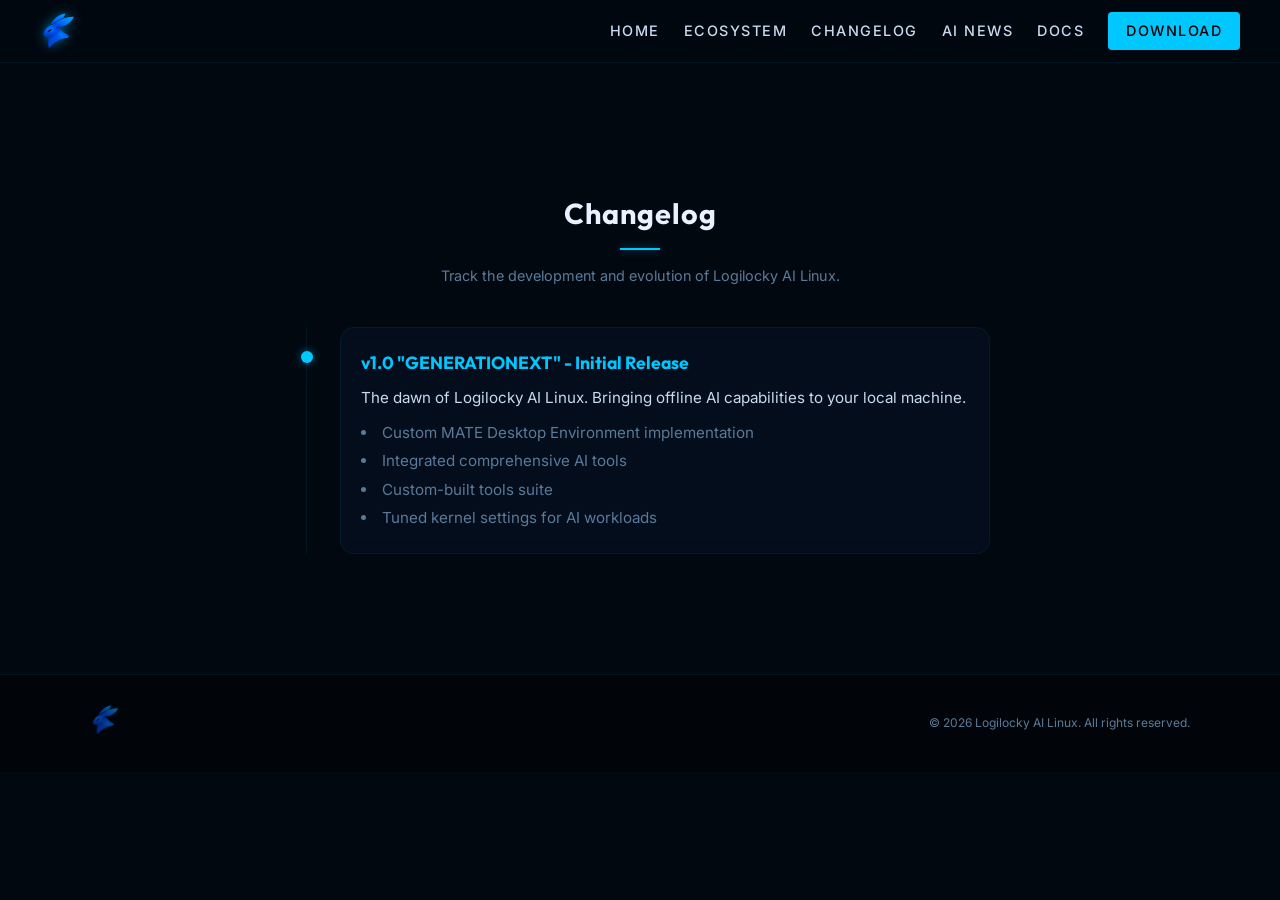
<file: changelog.html>
<!DOCTYPE html>
<html lang="en">

<head>
    <meta charset="UTF-8">
    <meta name="viewport" content="width=device-width, initial-scale=1.0">
    <title>Changelog - Logilocky AI Linux</title>
    <link rel="stylesheet" href="style.css">
    <link
        href="https://fonts.googleapis.com/css2?family=Inter:wght@300;400;600;800&family=Outfit:wght@400;700;900&display=swap"
        rel="stylesheet">
    <link rel="icon" type="image/png" href="Assets/logo.png">
    <link rel="stylesheet" href="https://cdnjs.cloudflare.com/ajax/libs/font-awesome/6.4.0/css/all.min.css">
</head>

<body>
    <nav id="navbar" class="scrolled">
        <div class="logo">
            <img src="Assets/logo.png" alt="Logilocky AI Logo">
        </div>
        <div class="nav-links" id="navLinks">
            <a href="index.html">Home</a>
            <a href="ecosystem.html">Ecosystem</a>
            <a href="changelog.html">Changelog</a>
            <a href="news.html">AI News</a>
            <a href="docs.html">Docs</a>
            <a href="download.html" class="btn-primary">Download</a>
        </div>
        <div class="hamburger" id="hamburger">
            <i class="fas fa-bars"></i>
        </div>
    </nav>

    <section class="section" style="margin-top: 100px;">
        <div class="container">
            <h1 class="section-title">Changelog</h1>
            <p class="section-subtitle">Track the development and evolution of Logilocky AI Linux.</p>

            <div class="timeline">
                <div class="timeline-item">
                    <div class="timeline-dot"></div>
                    <div class="timeline-content glass-panel">
                        <h3>v1.0 "GENERATIONEXT" - Initial Release</h3>
                        <p>The dawn of Logilocky AI Linux. Bringing offline AI capabilities to your local machine.</p>
                        <ul>
                            <li>Custom MATE Desktop Environment implementation</li>
                            <li>Integrated comprehensive AI tools</li>
                            <li>Custom-built tools suite</li>
                            <li>Tuned kernel settings for AI workloads</li>
                        </ul>
                    </div>
                </div>
            </div>
        </div>
    </section>

    <footer>
        <div class="container footer-content">
            <div class="footer-logo">
                <img src="Assets/logo.png" alt="Logilocky AI Logo" style="height: 30px;">
            </div>
            <p>&copy; 2026 Logilocky AI Linux. All rights reserved.</p>
        </div>
    </footer>

    <script src="script.js"></script>
</body>

</html>
</file>
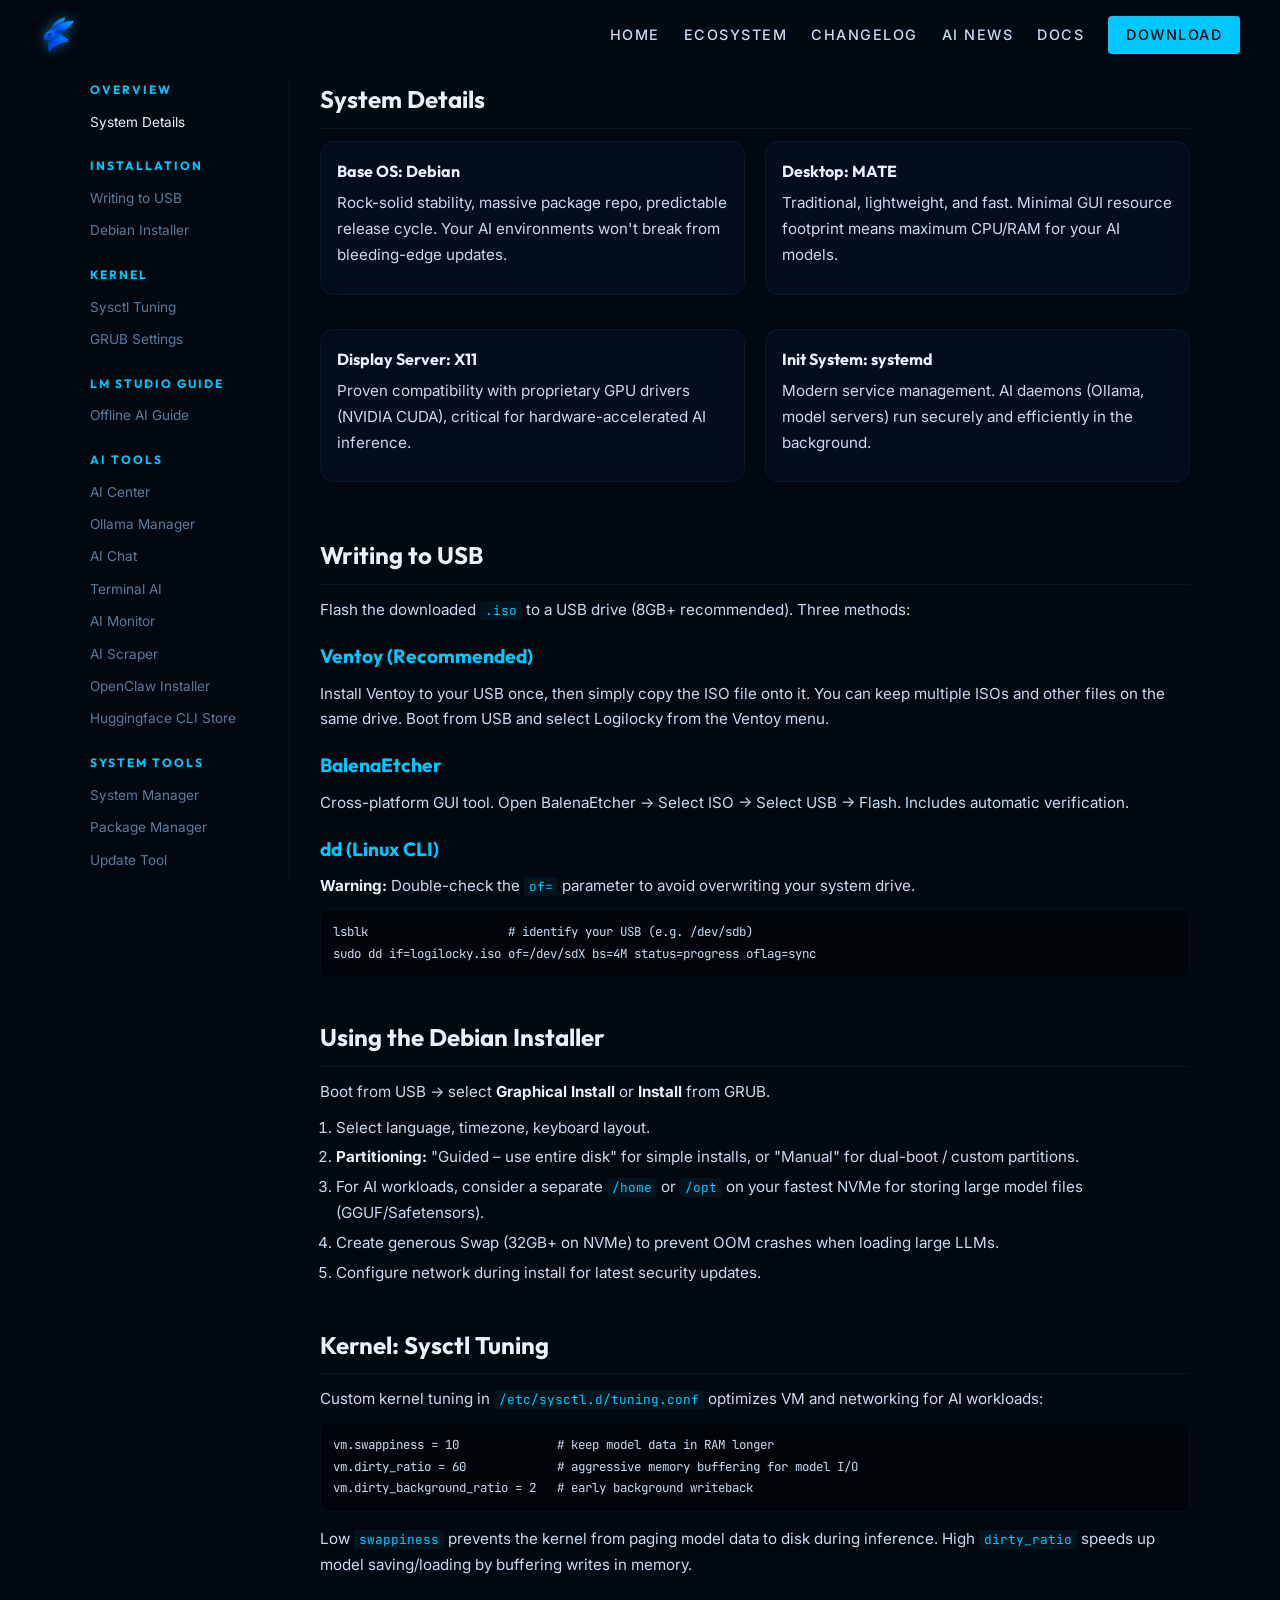
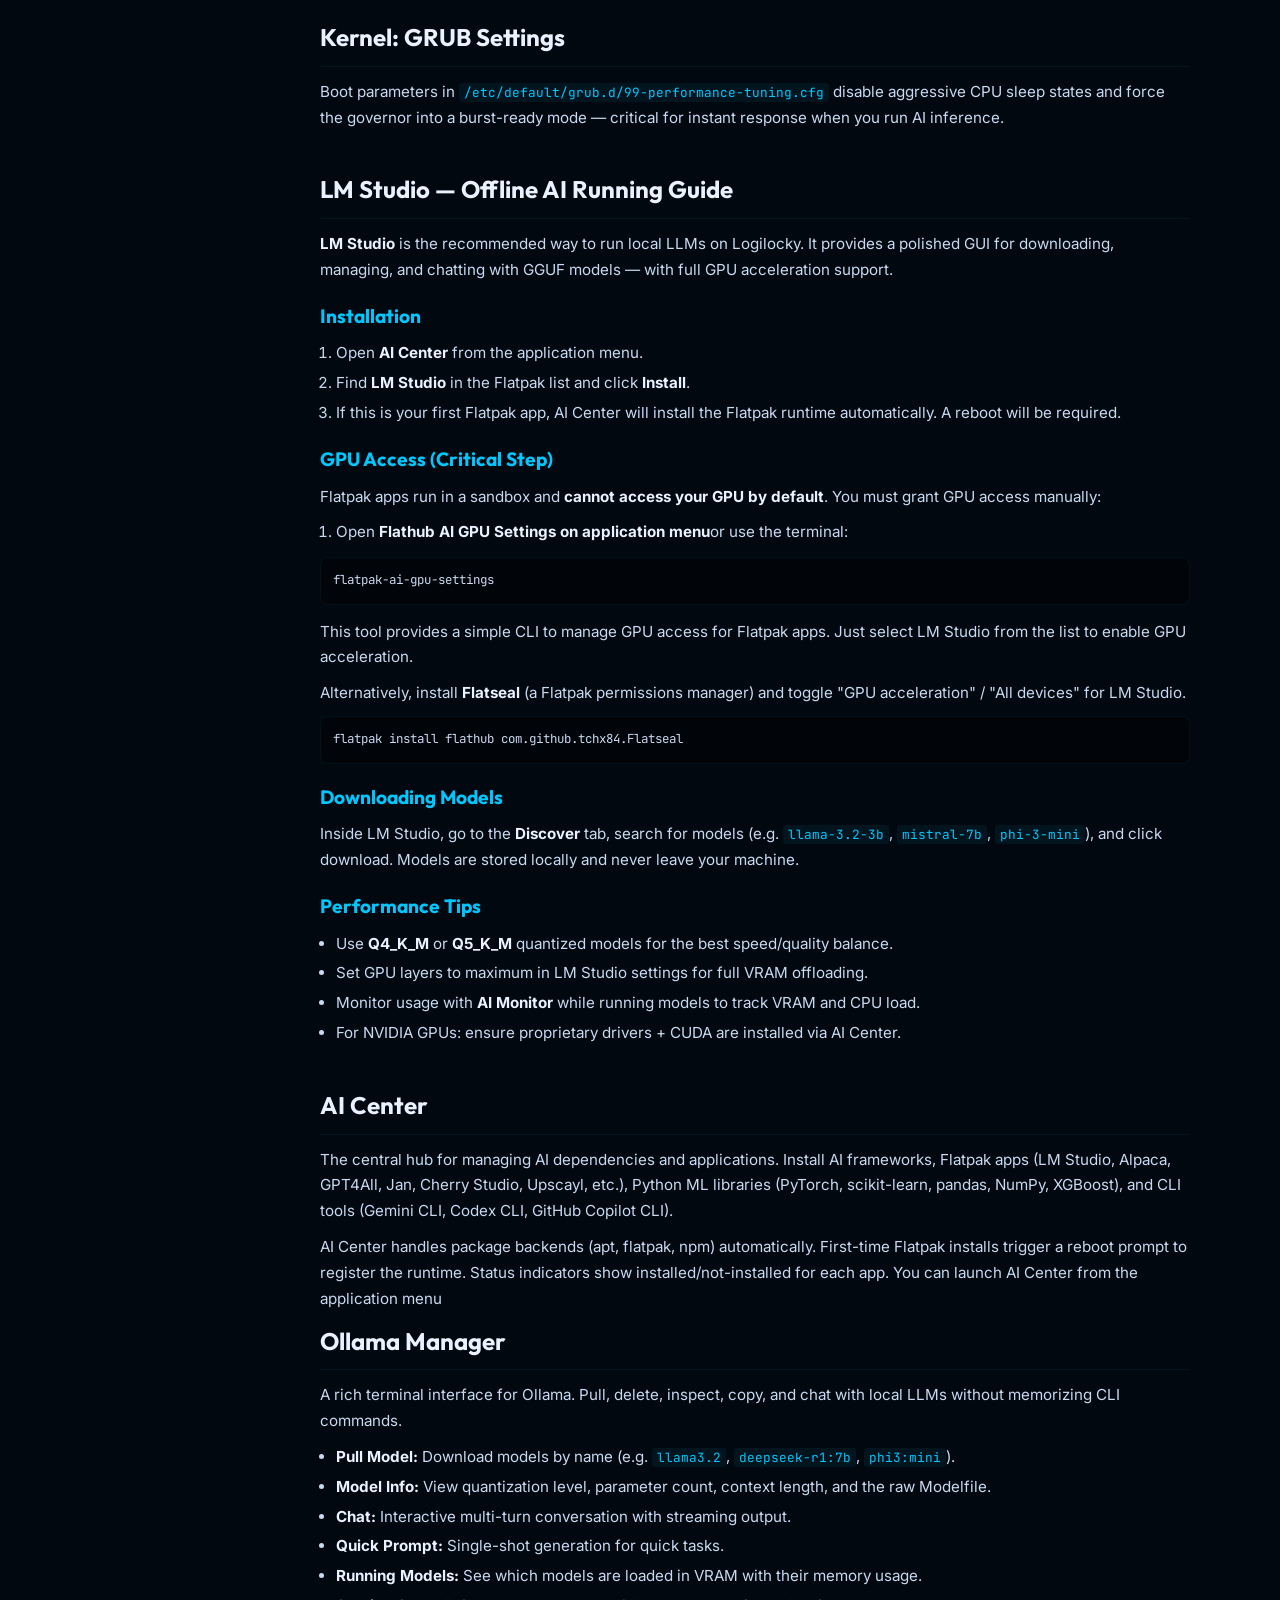
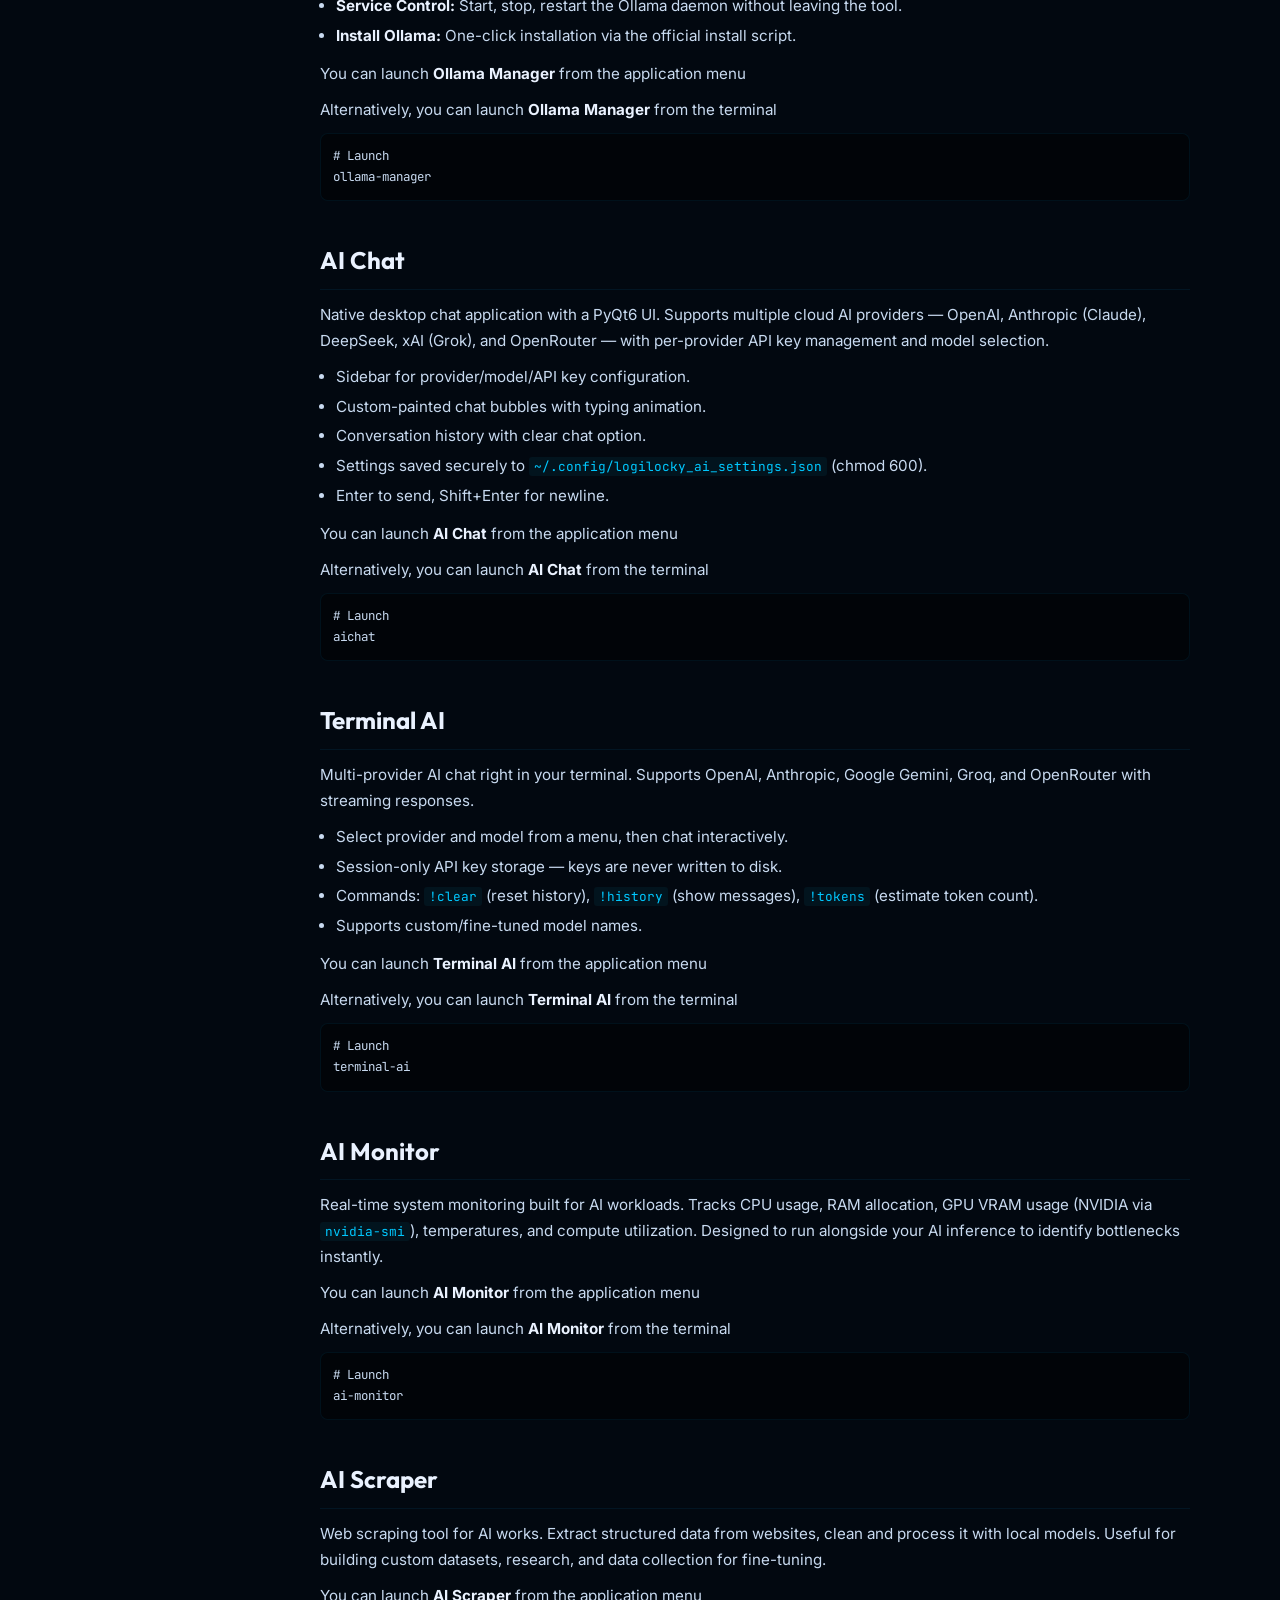
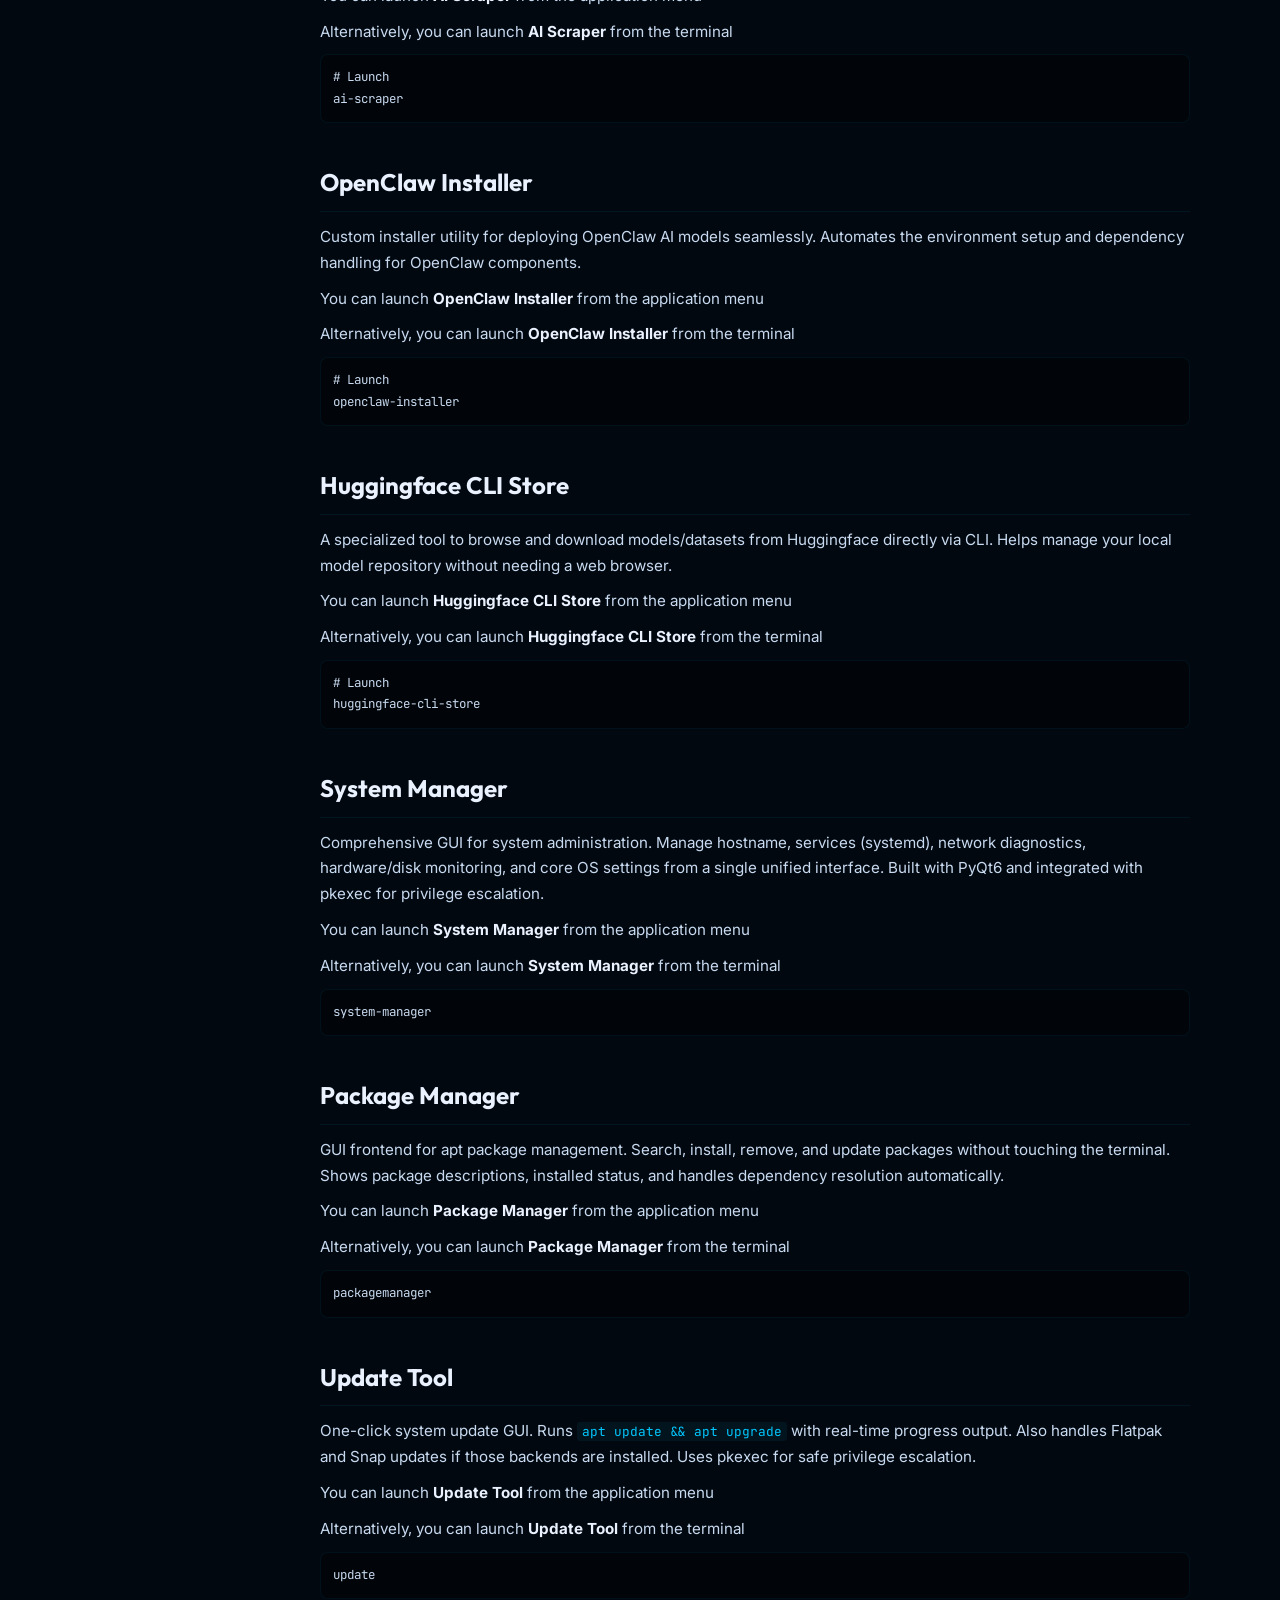
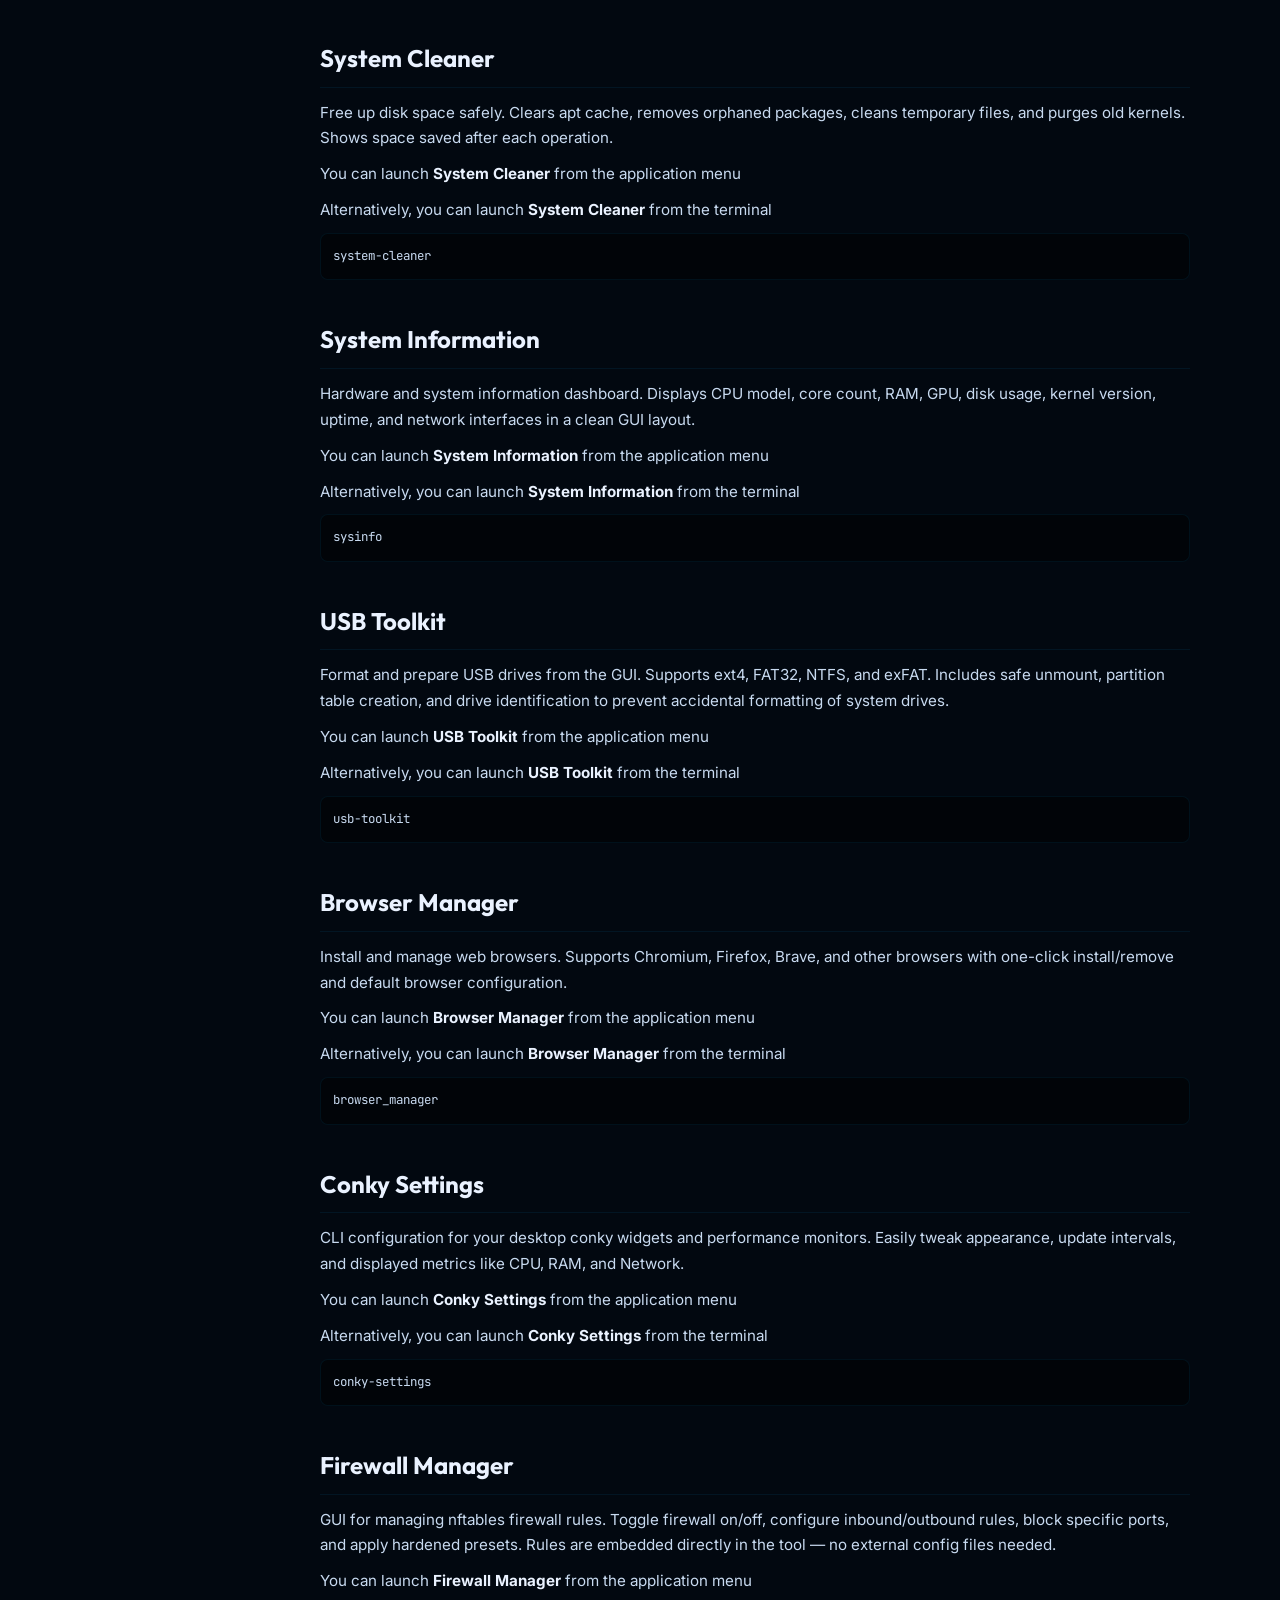
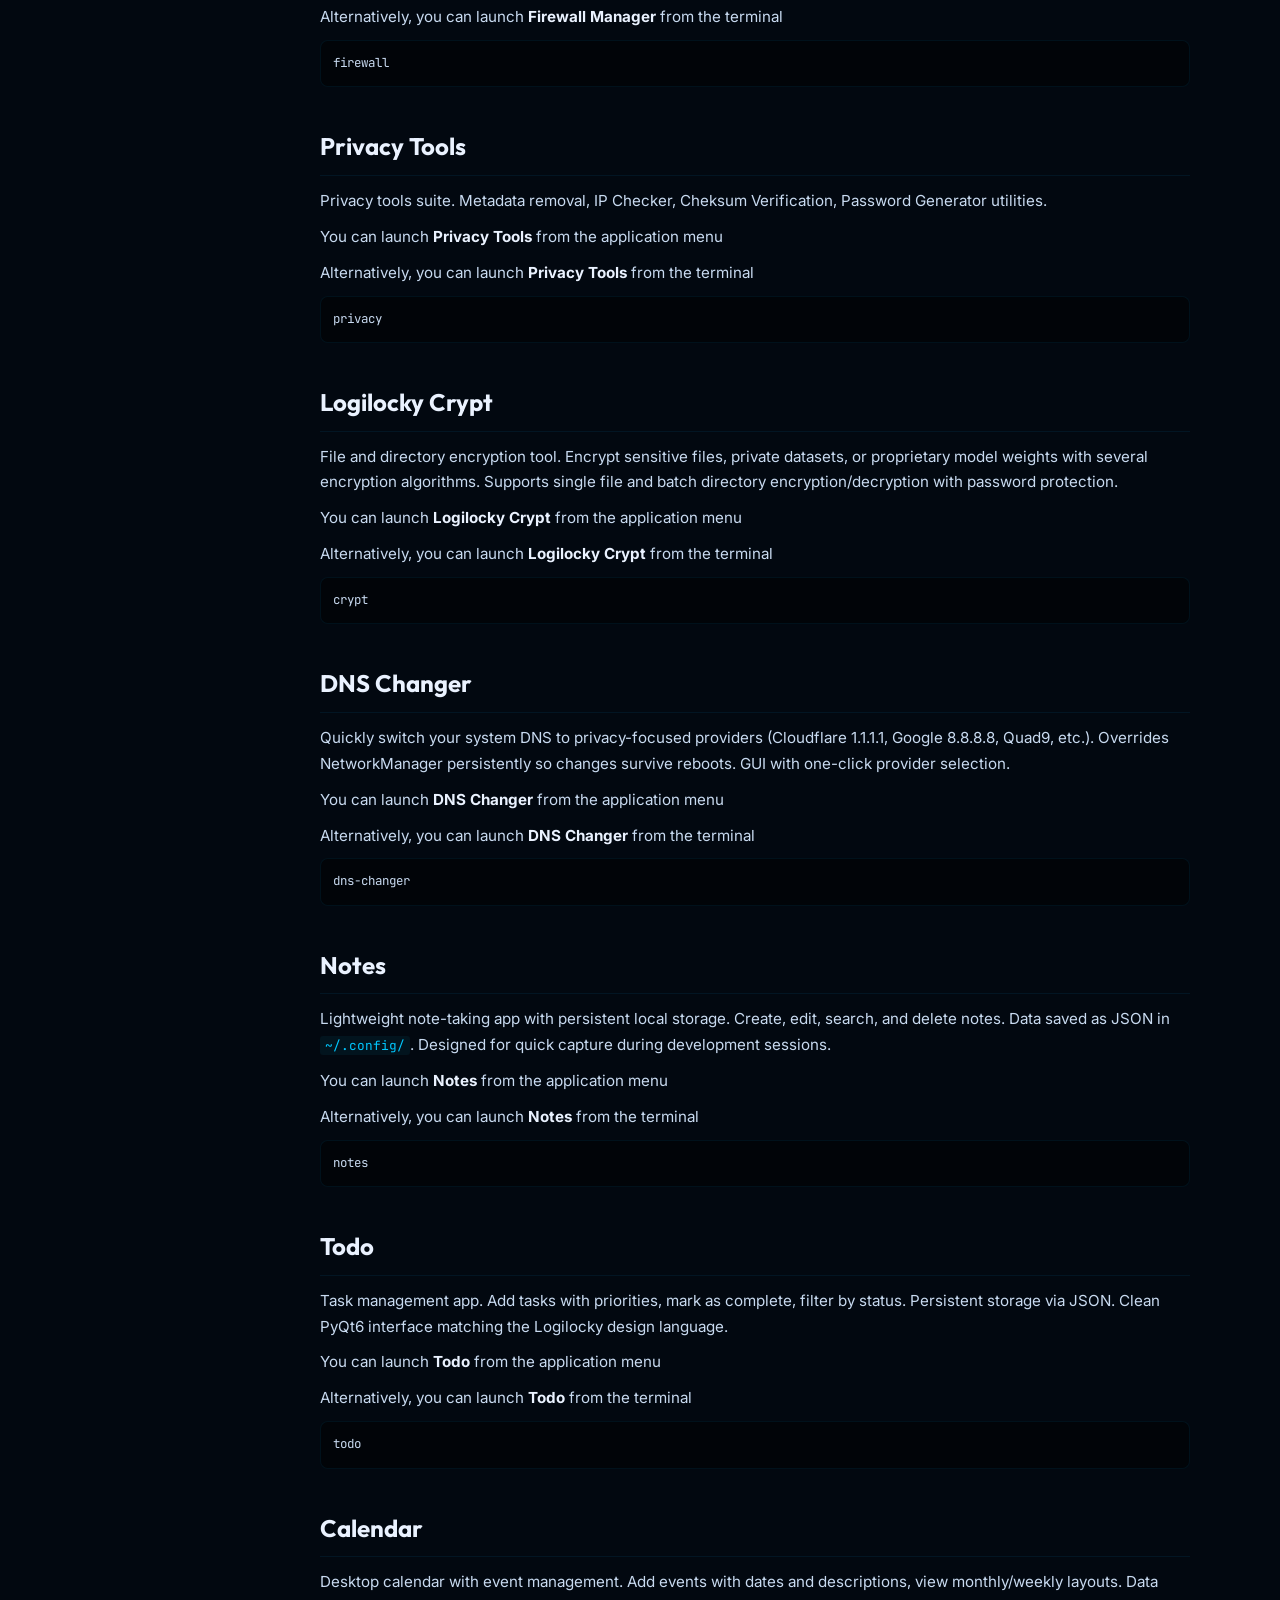
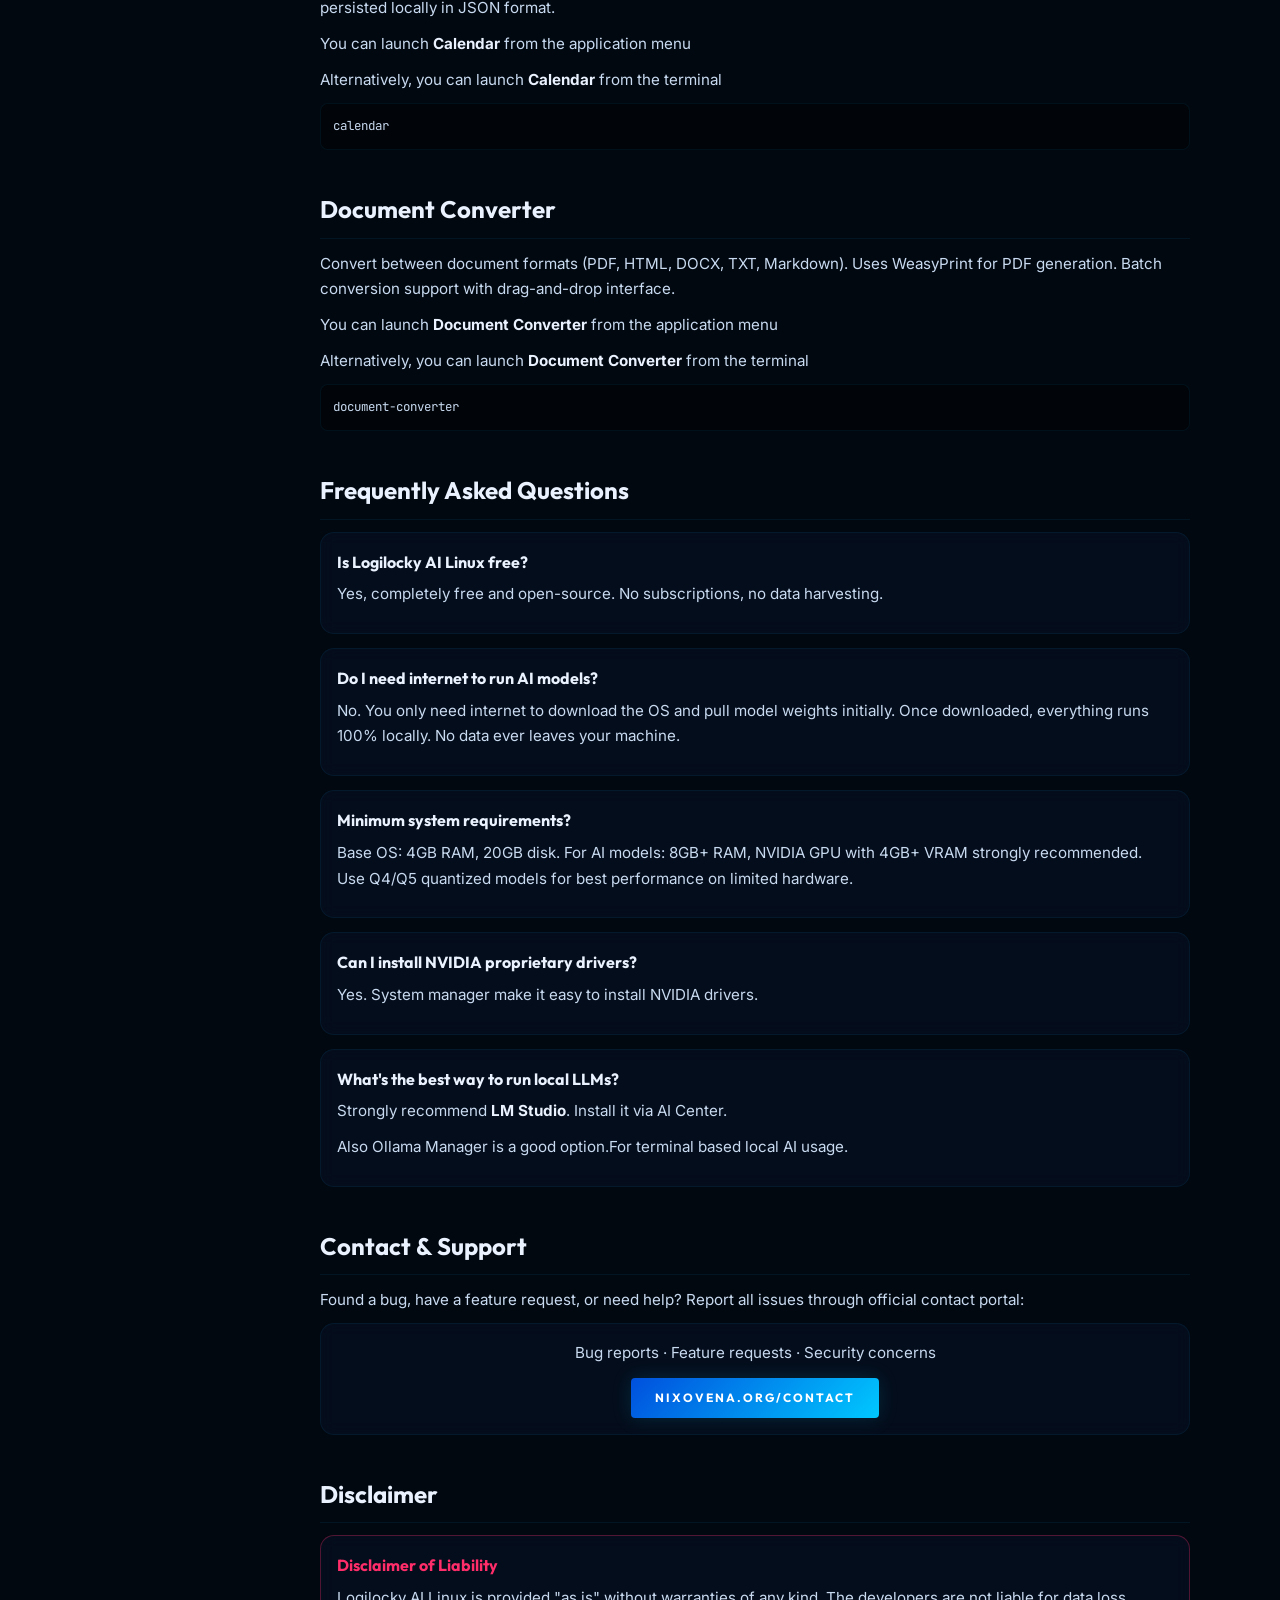
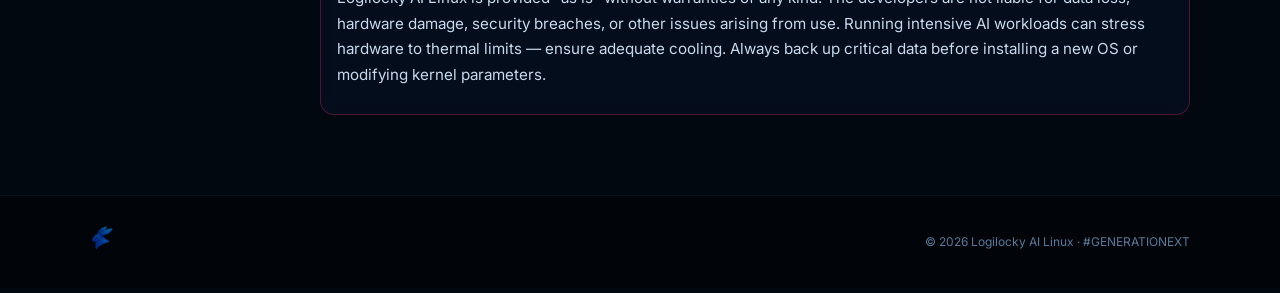
<file: docs.html>
<!DOCTYPE html>
<html lang="en">

<head>
    <meta charset="UTF-8">
    <meta name="viewport" content="width=device-width, initial-scale=1.0">
    <title>Docs — Logilocky AI Linux</title>
    <link rel="icon" type="image/png" href="Assets/logo.png">
    <link rel="stylesheet" href="style.css">
    <link rel="stylesheet" href="https://cdnjs.cloudflare.com/ajax/libs/font-awesome/6.4.0/css/all.min.css">
</head>

<body>
    <nav id="navbar" class="scrolled">
        <a href="index.html" class="logo"><img src="Assets/logo.png" alt="Logilocky AI"></a>
        <div class="nav-links" id="navLinks">
            <a href="index.html">Home</a>
            <a href="ecosystem.html">Ecosystem</a>
            <a href="changelog.html">Changelog</a>
            <a href="news.html">AI News</a>
            <a href="docs.html">Docs</a>
            <a href="download.html" class="btn-primary">Download</a>
        </div>
        <div class="hamburger" id="hamburger"><i class="fas fa-bars"></i></div>
    </nav>

    <div class="container docs-layout">
        <aside class="docs-sidebar">
            <h3>Overview</h3>
            <ul>
                <li><a href="#architecture">System Details</a></li>
            </ul>
            <h3>Installation</h3>
            <ul>
                <li><a href="#usb">Writing to USB</a></li>
                <li><a href="#installer">Debian Installer</a></li>
            </ul>
            <h3>Kernel</h3>
            <ul>
                <li><a href="#sysctl">Sysctl Tuning</a></li>
                <li><a href="#grub">GRUB Settings</a></li>
            </ul>
            <h3>LM Studio Guide</h3>
            <ul>
                <li><a href="#lm-studio">Offline AI Guide</a></li>
            </ul>
            <h3>AI Tools</h3>
            <ul>
                <li><a href="#ai-center">AI Center</a></li>
                <li><a href="#ollama-mgr">Ollama Manager</a></li>
                <li><a href="#ai-chat">AI Chat</a></li>
                <li><a href="#terminal-ai">Terminal AI</a></li>
                <li><a href="#ai-monitor">AI Monitor</a></li>
                <li><a href="#ai-scraper">AI Scraper</a></li>
                <li><a href="#openclaw">OpenClaw Installer</a></li>
                <li><a href="#huggingface">Huggingface CLI Store</a></li>
            </ul>
            <h3>System Tools</h3>
            <ul>
                <li><a href="#system-manager">System Manager</a></li>
                <li><a href="#packagemanager">Package Manager</a></li>
                <li><a href="#update">Update Tool</a></li>
                <li><a href="#system-cleaner">System Cleaner</a></li>
                <li><a href="#sysinfo">Sysinfo</a></li>
                <li><a href="#usb-toolkit">USB Toolkit</a></li>
                <li><a href="#browser-manager">Browser Manager</a></li>
                <li><a href="#conky">Conky Settings</a></li>
            </ul>
            <h3>Security</h3>
            <ul>
                <li><a href="#firewall">Firewall</a></li>
                <li><a href="#privacy">Privacy Tools</a></li>
                <li><a href="#crypt">Logilocky Crypt</a></li>
                <li><a href="#dns-changer">DNS Changer</a></li>
            </ul>
            <h3>Productivity</h3>
            <ul>
                <li><a href="#notes">Notes</a></li>
                <li><a href="#todo">Todo</a></li>
                <li><a href="#calendar">Calendar</a></li>
                <li><a href="#doc-converter">Document Converter</a></li>
            </ul>
            <h3>Other</h3>
            <ul>
                <li><a href="#faq">FAQ</a></li>
                <li><a href="#contact">Contact</a></li>
                <li><a href="#disclaimer">Disclaimer</a></li>
            </ul>
        </aside>

        <main class="docs-main">

            <!-- ═══ SYSTEM ARCHITECTURE ═══ -->
            <section id="architecture">
                <h2>System Details</h2>
                <div class="ecosystem-grid" style="grid-template-columns: 1fr 1fr; margin-top: 12px;">
                    <div class="glass-panel">
                        <h4>Base OS: Debian</h4>
                        <p>Rock-solid stability, massive package repo, predictable release cycle. Your AI environments
                            won't break from bleeding-edge updates.</p>
                    </div>
                    <div class="glass-panel">
                        <h4>Desktop: MATE</h4>
                        <p>Traditional, lightweight, and fast. Minimal GUI resource footprint means maximum CPU/RAM for
                            your AI models.</p>
                    </div>
                    <div class="glass-panel">
                        <h4>Display Server: X11</h4>
                        <p>Proven compatibility with proprietary GPU drivers (NVIDIA CUDA), critical for
                            hardware-accelerated AI inference.</p>
                    </div>
                    <div class="glass-panel">
                        <h4>Init System: systemd</h4>
                        <p>Modern service management. AI daemons (Ollama, model servers) run securely and efficiently in
                            the background.</p>
                    </div>
                </div>
            </section>

            <!-- ═══ USB FLASHING ═══ -->
            <section id="usb">
                <h2>Writing to USB</h2>
                <p>Flash the downloaded <code>.iso</code> to a USB drive (8GB+ recommended). Three methods:</p>

                <h3>Ventoy (Recommended)</h3>
                <p>Install Ventoy to your USB once, then simply copy the ISO file onto it. You can keep multiple ISOs
                    and other files on the same drive. Boot from USB and select Logilocky from the Ventoy menu.</p>

                <h3>BalenaEtcher</h3>
                <p>Cross-platform GUI tool. Open BalenaEtcher → Select ISO → Select USB → Flash. Includes automatic
                    verification.</p>

                <h3>dd (Linux CLI)</h3>
                <p><strong>Warning:</strong> Double-check the <code>of=</code> parameter to avoid overwriting your
                    system drive.</p>
                <pre><code>lsblk                    # identify your USB (e.g. /dev/sdb)
sudo dd if=logilocky.iso of=/dev/sdX bs=4M status=progress oflag=sync</code></pre>
            </section>

            <!-- ═══ DEBIAN INSTALLER ═══ -->
            <section id="installer">
                <h2>Using the Debian Installer</h2>
                <p>Boot from USB → select <strong>Graphical Install</strong> or <strong>Install</strong> from GRUB.</p>
                <ol>
                    <li>Select language, timezone, keyboard layout.</li>
                    <li><strong>Partitioning:</strong> "Guided – use entire disk" for simple installs, or "Manual" for
                        dual-boot / custom partitions.</li>
                    <li>For AI workloads, consider a separate <code>/home</code> or <code>/opt</code> on your fastest
                        NVMe for storing large model files (GGUF/Safetensors).</li>
                    <li>Create generous Swap (32GB+ on NVMe) to prevent OOM crashes when loading large LLMs.</li>
                    <li>Configure network during install for latest security updates.</li>
                </ol>
            </section>

            <!-- ═══ SYSCTL ═══ -->
            <section id="sysctl">
                <h2>Kernel: Sysctl Tuning</h2>
                <p>Custom kernel tuning in <code>/etc/sysctl.d/tuning.conf</code> optimizes VM and networking for AI
                    workloads:</p>
                <pre><code>vm.swappiness = 10              # keep model data in RAM longer
vm.dirty_ratio = 60             # aggressive memory buffering for model I/O
vm.dirty_background_ratio = 2   # early background writeback</code></pre>
                <p>Low <code>swappiness</code> prevents the kernel from paging model data to disk during inference. High
                    <code>dirty_ratio</code> speeds up model saving/loading by buffering writes in memory.
                </p>
            </section>

            <!-- ═══ GRUB ═══ -->
            <section id="grub">
                <h2>Kernel: GRUB Settings</h2>
                <p>Boot parameters in <code>/etc/default/grub.d/99-performance-tuning.cfg</code> disable aggressive CPU
                    sleep states and force the governor into a burst-ready mode — critical for instant response when you
                    run AI inference.</p>
            </section>

            <!-- ═══ LM STUDIO GUIDE ═══ -->
            <section id="lm-studio">
                <h2>LM Studio — Offline AI Running Guide</h2>
                <p><strong>LM Studio</strong> is the recommended way to run local LLMs on Logilocky. It provides a
                    polished GUI for downloading, managing, and chatting with GGUF models — with full GPU acceleration
                    support.</p>

                <h3>Installation</h3>
                <ol>
                    <li>Open <strong>AI Center</strong> from the application menu.</li>
                    <li>Find <strong>LM Studio</strong> in the Flatpak list and click <strong>Install</strong>.</li>
                    <li>If this is your first Flatpak app, AI Center will install the Flatpak runtime automatically. A
                        reboot will be required.</li>
                </ol>

                <h3>GPU Access (Critical Step)</h3>
                <p>Flatpak apps run in a sandbox and <strong>cannot access your GPU by default</strong>. You must grant
                    GPU access manually:</p>
                <ol>
                    <li>Open <strong>Flathub AI GPU Settings on application menu</strong>or use the
                        terminal:</li>
                </ol>
                <pre><code>flatpak-ai-gpu-settings</code></pre>

                <p>This tool provides a simple CLI to manage GPU access for Flatpak apps. Just select LM Studio from
                    the list to enable GPU acceleration.</p>

                <p>Alternatively, install <strong>Flatseal</strong> (a Flatpak permissions manager) and toggle "GPU
                    acceleration" / "All devices" for LM Studio.</p>
                <pre><code>flatpak install flathub com.github.tchx84.Flatseal</code></pre>

                <h3>Downloading Models</h3>
                <p>Inside LM Studio, go to the <strong>Discover</strong> tab, search for models (e.g.
                    <code>llama-3.2-3b</code>, <code>mistral-7b</code>, <code>phi-3-mini</code>), and click download.
                    Models are stored locally and never leave your machine.
                </p>

                <h3>Performance Tips</h3>
                <ul>
                    <li>Use <strong>Q4_K_M</strong> or <strong>Q5_K_M</strong> quantized models for the best
                        speed/quality balance.</li>
                    <li>Set GPU layers to maximum in LM Studio settings for full VRAM offloading.</li>
                    <li>Monitor usage with <strong>AI Monitor</strong> while running models to track VRAM and CPU load.
                    </li>
                    <li>For NVIDIA GPUs: ensure proprietary drivers + CUDA are installed via AI Center.</li>
                </ul>
            </section>

            <!-- ═══ AI CENTER ═══ -->
            <section id="ai-center">
                <h2>AI Center</h2>
                <p>The central hub for managing AI dependencies and applications. Install AI frameworks, Flatpak apps
                    (LM Studio, Alpaca, GPT4All, Jan, Cherry Studio, Upscayl, etc.), Python ML libraries (PyTorch,
                    scikit-learn, pandas, NumPy, XGBoost), and CLI tools (Gemini CLI, Codex CLI, GitHub Copilot CLI).
                </p>
                <p>AI Center handles package backends (apt, flatpak, npm) automatically. First-time Flatpak installs
                    trigger a reboot prompt to register the runtime. Status indicators show installed/not-installed for
                    each app. You can launch AI Center from the application menu</p>


                <!-- ═══ OLLAMA MANAGER ═══ -->
                <section id="ollama-mgr">
                    <h2>Ollama Manager</h2>
                    <p>A rich terminal interface for Ollama. Pull, delete, inspect, copy, and chat with local LLMs
                        without
                        memorizing CLI commands.</p>
                    <ul>
                        <li><strong>Pull Model:</strong> Download models by name (e.g. <code>llama3.2</code>,
                            <code>deepseek-r1:7b</code>, <code>phi3:mini</code>).
                        </li>
                        <li><strong>Model Info:</strong> View quantization level, parameter count, context length, and
                            the
                            raw Modelfile.</li>
                        <li><strong>Chat:</strong> Interactive multi-turn conversation with streaming output.</li>
                        <li><strong>Quick Prompt:</strong> Single-shot generation for quick tasks.</li>
                        <li><strong>Running Models:</strong> See which models are loaded in VRAM with their memory
                            usage.
                        </li>
                        <li><strong>Service Control:</strong> Start, stop, restart the Ollama daemon without leaving the
                            tool.</li>
                        <li><strong>Install Ollama:</strong> One-click installation via the official install script.
                        </li>
                    </ul>
                    <p>You can launch <strong>Ollama Manager</strong> from the application menu</p>

                    <p>Alternatively, you can launch <strong>Ollama Manager</strong> from the terminal</p>
                    <pre><code># Launch
ollama-manager</code></pre>
                </section>

                <!-- ═══ AI CHAT ═══ -->
                <section id="ai-chat">
                    <h2>AI Chat</h2>
                    <p>Native desktop chat application with a PyQt6 UI. Supports multiple cloud AI providers —
                        OpenAI, Anthropic (Claude), DeepSeek, xAI (Grok), and OpenRouter — with per-provider API key
                        management and model selection.</p>
                    <ul>
                        <li>Sidebar for provider/model/API key configuration.</li>
                        <li>Custom-painted chat bubbles with typing animation.</li>
                        <li>Conversation history with clear chat option.</li>
                        <li>Settings saved securely to <code>~/.config/logilocky_ai_settings.json</code> (chmod 600).
                        </li>
                        <li>Enter to send, Shift+Enter for newline.</li>
                    </ul>
                    <p>You can launch <strong>AI Chat</strong> from the application menu</p>

                    <p>Alternatively, you can launch <strong>AI Chat</strong> from the terminal</p>
                    <pre><code># Launch
aichat</code></pre>
                </section>

                <!-- ═══ TERMINAL AI ═══ -->
                <section id="terminal-ai">
                    <h2>Terminal AI</h2>
                    <p>Multi-provider AI chat right in your terminal. Supports OpenAI, Anthropic, Google Gemini, Groq,
                        and
                        OpenRouter with streaming responses.</p>
                    <ul>
                        <li>Select provider and model from a menu, then chat interactively.</li>
                        <li>Session-only API key storage — keys are never written to disk.</li>
                        <li>Commands: <code>!clear</code> (reset history), <code>!history</code> (show messages),
                            <code>!tokens</code> (estimate token count).
                        </li>
                        <li>Supports custom/fine-tuned model names.</li>
                    </ul>
                    <p>You can launch <strong>Terminal AI</strong> from the application menu</p>

                    <p>Alternatively, you can launch <strong>Terminal AI</strong> from the terminal</p>
                    <pre><code># Launch
terminal-ai</code></pre>
                </section>

                <!-- ═══ AI MONITOR ═══ -->
                <section id="ai-monitor">
                    <h2>AI Monitor</h2>
                    <p>Real-time system monitoring built for AI workloads. Tracks CPU usage, RAM allocation, GPU VRAM
                        usage
                        (NVIDIA via <code>nvidia-smi</code>), temperatures, and compute utilization. Designed to run
                        alongside your AI inference to identify bottlenecks instantly.</p>
                    <p>You can launch <strong>AI Monitor</strong> from the application menu</p>

                    <p>Alternatively, you can launch <strong>AI Monitor</strong> from the terminal</p>
                    <pre><code># Launch
ai-monitor</code></pre>
                </section>

                <!-- ═══ AI SCRAPER ═══ -->
                <section id="ai-scraper">
                    <h2>AI Scraper</h2>
                    <p>Web scraping tool for AI works. Extract structured data from websites, clean and process
                        it
                        with local models. Useful for building custom datasets, research, and data collection for
                        fine-tuning.</p>
                    <p>You can launch <strong>AI Scraper</strong> from the application menu</p>

                    <p>Alternatively, you can launch <strong>AI Scraper</strong> from the terminal</p>
                    <pre><code># Launch
ai-scraper</code></pre>
                </section>

                <!-- ═══ OPENCLAW INSTALLER ═══ -->
                <section id="openclaw">
                    <h2>OpenClaw Installer</h2>
                    <p>Custom installer utility for deploying OpenClaw AI models seamlessly. Automates the environment
                        setup and dependency handling for OpenClaw components.</p>
                    <p>You can launch <strong>OpenClaw Installer</strong> from the application menu</p>

                    <p>Alternatively, you can launch <strong>OpenClaw Installer</strong> from the terminal</p>
                    <pre><code># Launch
openclaw-installer</code></pre>
                </section>

                <!-- ═══ HUGGINGFACE CLI STORE ═══ -->
                <section id="huggingface">
                    <h2>Huggingface CLI Store</h2>
                    <p>A specialized tool to browse and download models/datasets from Huggingface directly via CLI.
                        Helps manage your local model repository without needing a web browser.</p>
                    <p>You can launch <strong>Huggingface CLI Store</strong> from the application menu</p>

                    <p>Alternatively, you can launch <strong>Huggingface CLI Store</strong> from the terminal</p>
                    <pre><code># Launch
huggingface-cli-store</code></pre>
                </section>

                <!-- ═══ SYSTEM MANAGER ═══ -->
                <section id="system-manager">
                    <h2>System Manager</h2>
                    <p>Comprehensive GUI for system administration. Manage hostname, services (systemd), network
                        diagnostics, hardware/disk monitoring, and core OS settings from a single unified interface.
                        Built
                        with PyQt6 and integrated with pkexec for privilege escalation.</p>
                    <p>You can launch <strong>System Manager</strong> from the application menu</p>

                    <p>Alternatively, you can launch <strong>System Manager</strong> from the terminal</p>
                    <pre><code>system-manager</code></pre>
                </section>

                <!-- ═══ PACKAGE MANAGER ═══ -->
                <section id="packagemanager">
                    <h2>Package Manager</h2>
                    <p>GUI frontend for apt package management. Search, install, remove, and update packages without
                        touching the terminal. Shows package descriptions, installed status, and handles dependency
                        resolution automatically.</p>
                    <p>You can launch <strong>Package Manager</strong> from the application menu</p>

                    <p>Alternatively, you can launch <strong>Package Manager</strong> from the terminal</p>
                    <pre><code>packagemanager</code></pre>
                </section>

                <!-- ═══ UPDATE ═══ -->
                <section id="update">
                    <h2>Update Tool</h2>
                    <p>One-click system update GUI. Runs <code>apt update && apt upgrade</code> with real-time progress
                        output. Also handles Flatpak and Snap updates if those backends are installed. Uses pkexec for
                        safe
                        privilege escalation.</p>
                    <p>You can launch <strong>Update Tool</strong> from the application menu</p>

                    <p>Alternatively, you can launch <strong>Update Tool</strong> from the terminal</p>
                    <pre><code>update</code></pre>
                </section>

                <!-- ═══ SYSTEM CLEANER ═══ -->
                <section id="system-cleaner">
                    <h2>System Cleaner</h2>
                    <p>Free up disk space safely. Clears apt cache, removes orphaned packages, cleans temporary files,
                        and
                        purges old kernels. Shows space saved after each operation.</p>
                    <p>You can launch <strong>System Cleaner</strong> from the application menu</p>

                    <p>Alternatively, you can launch <strong>System Cleaner</strong> from the terminal</p>
                    <pre><code>system-cleaner</code></pre>
                </section>

                <!-- ═══ SYSINFO ═══ -->
                <section id="sysinfo">
                    <h2>System Information</h2>
                    <p>Hardware and system information dashboard. Displays CPU model, core count, RAM, GPU, disk usage,
                        kernel version, uptime, and network interfaces in a clean GUI layout.</p>
                    <p>You can launch <strong>System Information</strong> from the application menu</p>

                    <p>Alternatively, you can launch <strong>System Information</strong> from the terminal</p>
                    <pre><code>sysinfo</code></pre>
                </section>

                <!-- ═══ USB TOOLKIT ═══ -->
                <section id="usb-toolkit">
                    <h2>USB Toolkit</h2>
                    <p>Format and prepare USB drives from the GUI. Supports ext4, FAT32, NTFS, and exFAT. Includes safe
                        unmount, partition table creation, and drive identification to prevent accidental formatting of
                        system drives.</p>
                    <p>You can launch <strong>USB Toolkit</strong> from the application menu</p>

                    <p>Alternatively, you can launch <strong>USB Toolkit</strong> from the terminal</p>
                    <pre><code>usb-toolkit</code></pre>
                </section>

                <!-- ═══ BROWSER MANAGER ═══ -->
                <section id="browser-manager">
                    <h2>Browser Manager</h2>
                    <p>Install and manage web browsers. Supports Chromium, Firefox, Brave, and other browsers with
                        one-click
                        install/remove and default browser configuration.</p>
                    <p>You can launch <strong>Browser Manager</strong> from the application menu</p>

                    <p>Alternatively, you can launch <strong>Browser Manager</strong> from the terminal</p>
                    <pre><code>browser_manager</code></pre>
                </section>

                <!-- ═══ CONKY SETTINGS ═══ -->
                <section id="conky">
                    <h2>Conky Settings</h2>
                    <p>CLI configuration for your desktop conky widgets and performance monitors. Easily tweak
                        appearance, update intervals, and displayed metrics like CPU, RAM, and Network.</p>
                    <p>You can launch <strong>Conky Settings</strong> from the application menu</p>

                    <p>Alternatively, you can launch <strong>Conky Settings</strong> from the terminal</p>
                    <pre><code>conky-settings</code></pre>
                </section>

                <!-- ═══ FIREWALL ═══ -->
                <section id="firewall">
                    <h2>Firewall Manager</h2>
                    <p>GUI for managing nftables firewall rules. Toggle firewall on/off, configure
                        inbound/outbound
                        rules, block specific ports, and apply hardened presets. Rules are embedded directly in the tool
                        —
                        no external config files needed.</p>
                    <p>You can launch <strong>Firewall Manager</strong> from the application menu</p>

                    <p>Alternatively, you can launch <strong>Firewall Manager</strong> from the terminal</p>
                    <pre><code>firewall</code></pre>
                </section>

                <!-- ═══ PRIVACY ═══ -->
                <section id="privacy">
                    <h2>Privacy Tools</h2>
                    <p>Privacy tools suite. Metadata removal, IP Checker, Cheksum Verification,
                        Password Generator utilities.
                    </p>
                    <p>You can launch <strong>Privacy Tools</strong> from the application menu</p>

                    <p>Alternatively, you can launch <strong>Privacy Tools</strong> from the terminal</p>
                    <pre><code>privacy</code></pre>
                </section>

                <!-- ═══ CRYPT ═══ -->
                <section id="crypt">
                    <h2>Logilocky Crypt</h2>
                    <p>File and directory encryption tool. Encrypt sensitive files, private datasets, or proprietary
                        model
                        weights with several encryption algorithms. Supports single file and batch directory
                        encryption/decryption with
                        password protection.</p>
                    <p>You can launch <strong>Logilocky Crypt</strong> from the application menu</p>

                    <p>Alternatively, you can launch <strong>Logilocky Crypt</strong> from the terminal</p>
                    <pre><code>crypt</code></pre>
                </section>

                <!-- ═══ DNS CHANGER ═══ -->
                <section id="dns-changer">
                    <h2>DNS Changer</h2>
                    <p>Quickly switch your system DNS to privacy-focused providers (Cloudflare 1.1.1.1, Google 8.8.8.8,
                        Quad9, etc.). Overrides NetworkManager persistently so changes survive reboots. GUI with
                        one-click
                        provider selection.</p>
                    <p>You can launch <strong>DNS Changer</strong> from the application menu</p>

                    <p>Alternatively, you can launch <strong>DNS Changer</strong> from the terminal</p>
                    <pre><code>dns-changer</code></pre>
                </section>

                <!-- ═══ NOTES ═══ -->
                <section id="notes">
                    <h2>Notes</h2>
                    <p>Lightweight note-taking app with persistent local storage. Create, edit, search, and delete
                        notes.
                        Data saved as JSON in <code>~/.config/</code>. Designed for quick capture during development
                        sessions.</p>
                    <p>You can launch <strong>Notes</strong> from the application menu</p>

                    <p>Alternatively, you can launch <strong>Notes</strong> from the terminal</p>
                    <pre><code>notes</code></pre>
                </section>

                <!-- ═══ TODO ═══ -->
                <section id="todo">
                    <h2>Todo</h2>
                    <p>Task management app. Add tasks with priorities, mark as complete, filter by status. Persistent
                        storage via JSON. Clean PyQt6 interface matching the Logilocky design language.</p>
                    <p>You can launch <strong>Todo</strong> from the application menu</p>

                    <p>Alternatively, you can launch <strong>Todo</strong> from the terminal</p>
                    <pre><code>todo</code></pre>
                </section>

                <!-- ═══ CALENDAR ═══ -->
                <section id="calendar">
                    <h2>Calendar</h2>
                    <p>Desktop calendar with event management. Add events with dates and descriptions, view
                        monthly/weekly
                        layouts. Data persisted locally in JSON format.</p>
                    <p>You can launch <strong>Calendar</strong> from the application menu</p>

                    <p>Alternatively, you can launch <strong>Calendar</strong> from the terminal</p>
                    <pre><code>calendar</code></pre>
                </section>

                <!-- ═══ DOC CONVERTER ═══ -->
                <section id="doc-converter">
                    <h2>Document Converter</h2>
                    <p>Convert between document formats (PDF, HTML, DOCX, TXT, Markdown). Uses WeasyPrint for PDF
                        generation. Batch conversion support with drag-and-drop interface.</p>
                    <p>You can launch <strong>Document Converter</strong> from the application menu</p>

                    <p>Alternatively, you can launch <strong>Document Converter</strong> from the terminal</p>
                    <pre><code>document-converter</code></pre>
                </section>

                <!-- ═══ FAQ ═══ -->
                <section id="faq">
                    <h2>Frequently Asked Questions</h2>

                    <div class="glass-panel">
                        <h4>Is Logilocky AI Linux free?</h4>
                        <p>Yes, completely free and open-source. No subscriptions, no data harvesting.</p>
                    </div>
                    <div class="glass-panel">
                        <h4>Do I need internet to run AI models?</h4>
                        <p>No. You only need internet to download the OS and pull model weights initially. Once
                            downloaded,
                            everything runs 100% locally. No data ever leaves your machine.</p>
                    </div>
                    <div class="glass-panel">
                        <h4>Minimum system requirements?</h4>
                        <p>Base OS: 4GB RAM, 20GB disk. For AI models: 8GB+ RAM, NVIDIA GPU with 4GB+ VRAM strongly
                            recommended. Use Q4/Q5 quantized models for best performance on limited hardware.</p>
                    </div>
                    <div class="glass-panel">
                        <h4>Can I install NVIDIA proprietary drivers?</h4>
                        <p>Yes. System manager make it easy to install NVIDIA drivers.</p>
                    </div>
                    <div class="glass-panel">
                        <h4>What's the best way to run local LLMs?</h4>
                        <p>Strongly recommend <strong>LM Studio</strong>. Install it via AI Center.</p>
                        <p>Also Ollama Manager is a good option.For terminal based local AI usage.</p>
                    </div>
                </section>

                <!-- ═══ CONTACT ═══ -->
                <section id="contact">
                    <h2>Contact & Support</h2>
                    <p>Found a bug, have a feature request, or need help? Report all issues through official contact
                        portal:</p>
                    <div class="glass-panel" style="text-align: center;">
                        <p style="margin-bottom: 12px;">Bug reports · Feature requests · Security concerns</p>
                        <a href="https://nixovena.org/contact" target="_blank" class="btn-glow"
                            style="font-size: 0.75rem; padding: 10px 24px;">nixovena.org/contact</a>
                    </div>
                </section>

                <!-- ═══ DISCLAIMER ═══ -->
                <section id="disclaimer">
                    <h2>Disclaimer</h2>
                    <div class="glass-panel" style="border-color: rgba(255,45,106,0.3);">
                        <h4 style="color: var(--accent);">Disclaimer of Liability</h4>
                        <p>Logilocky AI Linux is provided "as is" without warranties of any kind. The developers are not
                            liable for data loss, hardware damage, security breaches, or other issues arising from use.
                            Running intensive AI workloads can stress hardware to thermal limits — ensure adequate
                            cooling.
                            Always back up critical data before installing a new OS or modifying kernel parameters.</p>
                    </div>
                </section>

        </main>
    </div>

    <footer>
        <div class="container footer-content">
            <div class="footer-logo"><img src="Assets/logo.png" alt="Logilocky AI"></div>
            <p>&copy; 2026 Logilocky AI Linux · #GENERATIONEXT</p>
        </div>
    </footer>

    <script src="script.js"></script>
    <script>
        // Active sidebar link tracking
        const sidebarLinks = document.querySelectorAll('.docs-sidebar a');
        const sections = document.querySelectorAll('.docs-main section');
        window.addEventListener('scroll', () => {
            let current = '';
            const offset = document.getElementById('navbar').offsetHeight + 40;
            sections.forEach(s => {
                if (pageYOffset >= s.offsetTop - offset) current = s.id;
            });
            sidebarLinks.forEach(l => {
                l.classList.remove('active');
                if (l.getAttribute('href') === '#' + current) l.classList.add('active');
            });
        });
    </script>
</body>

</html>
</file>
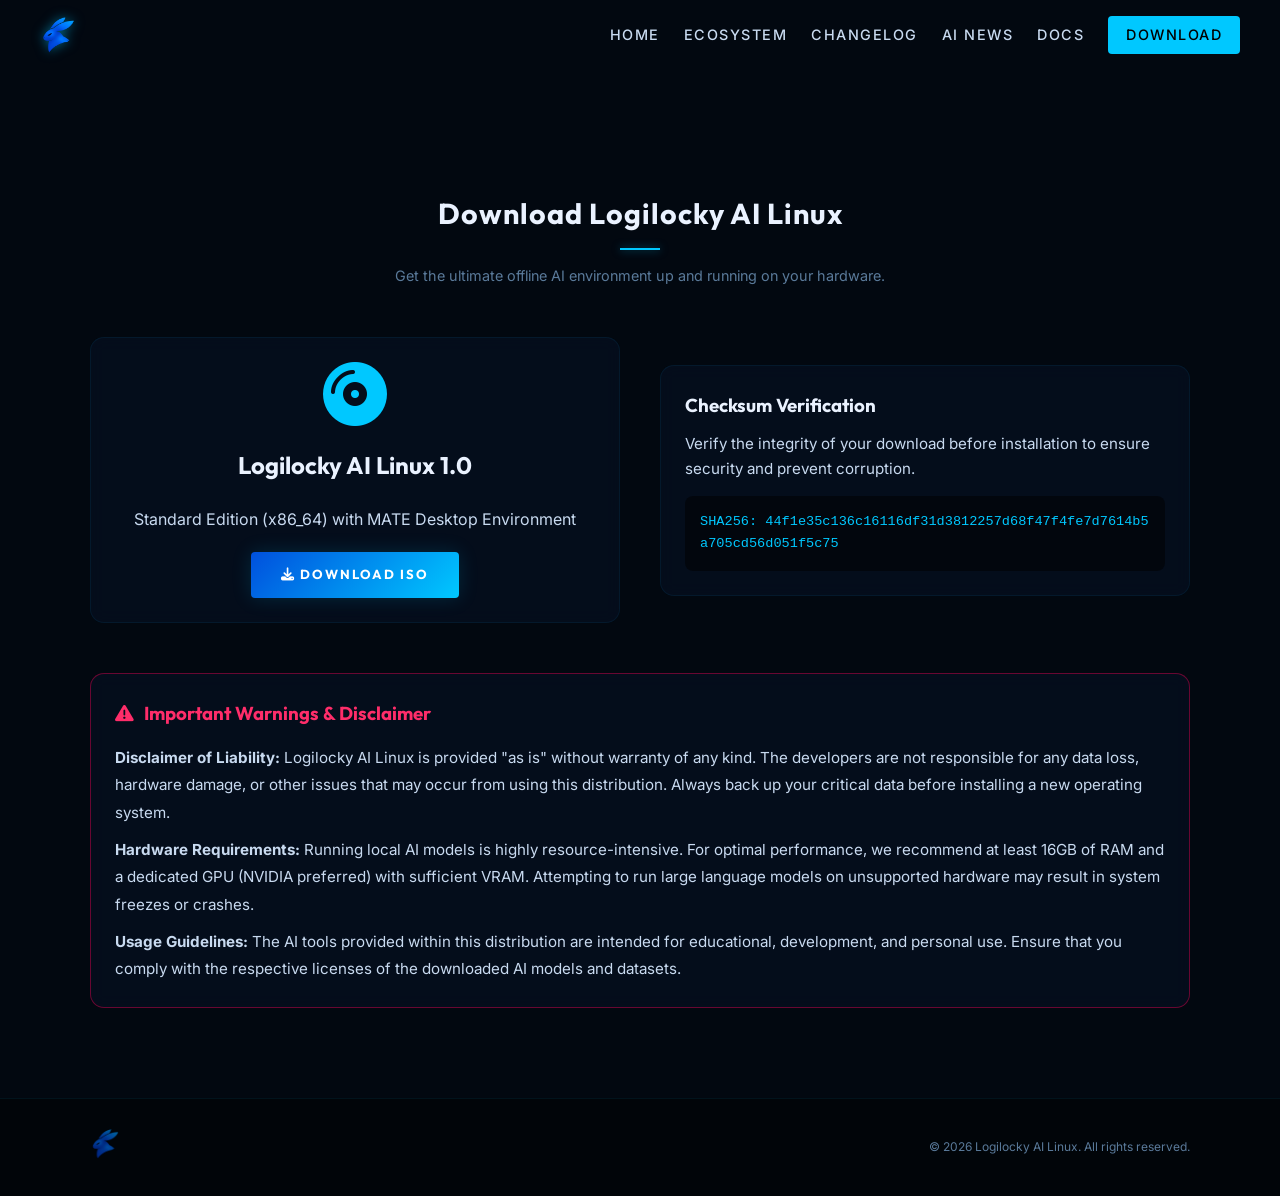
<file: download.html>
<!DOCTYPE html>
<html lang="en">

<head>
    <meta charset="UTF-8">
    <meta name="viewport" content="width=device-width, initial-scale=1.0">
    <title>Download - Logilocky AI Linux</title>
    <link rel="stylesheet" href="style.css">
    <link
        href="https://fonts.googleapis.com/css2?family=Inter:wght@300;400;600;800&family=Outfit:wght@400;700;900&display=swap"
        rel="stylesheet">
    <link rel="icon" type="image/png" href="Assets/logo.png">
    <link rel="stylesheet" href="https://cdnjs.cloudflare.com/ajax/libs/font-awesome/6.4.0/css/all.min.css">
</head>

<body>
    <nav id="navbar" class="scrolled">
        <div class="logo">
            <img src="Assets/logo.png" alt="Logilocky AI Logo">
        </div>
        <div class="nav-links" id="navLinks">
            <a href="index.html">Home</a>
            <a href="ecosystem.html">Ecosystem</a>
            <a href="changelog.html">Changelog</a>
            <a href="news.html">AI News</a>
            <a href="docs.html">Docs</a>
            <a href="download.html" class="btn-primary">Download</a>
        </div>
        <div class="hamburger" id="hamburger">
            <i class="fas fa-bars"></i>
        </div>
    </nav>

    <section class="section" style="margin-top: 100px;">
        <div class="container">
            <h1 class="section-title">Download Logilocky AI Linux</h1>
            <p class="section-subtitle">Get the ultimate offline AI environment up and running on your hardware.</p>

            <div class="about-grid" style="margin-top: 50px;">
                <div class="glass-panel" style="text-align: center;">
                    <i class="fas fa-compact-disc"
                        style="font-size: 4rem; color: var(--primary); margin-bottom: 20px;"></i>
                    <h2>Logilocky AI Linux 1.0 </h2>
                    <p style="margin: 20px 0; color: var(--text-muted);">Standard Edition (x86_64) with MATE Desktop
                        Environment</p>
                    <a href="https://sourceforge.net/projects/logilocky/files/release/logilocky-ai-linux-1.0-amd64.iso/download"
                        class="btn-glow large"><i class="fas fa-download"></i> Download ISO</a>
                </div>

                <div class="glass-panel">
                    <h3>Checksum Verification</h3>
                    <p style="color: var(--text-muted); margin-top: 10px; font-size: 0.95rem;">Verify the integrity of
                        your download before installation to ensure security and prevent corruption.</p>
                    <div
                        style="background: rgba(0,0,0,0.5); padding: 15px; border-radius: 8px; margin-top: 15px; font-family: monospace; font-size: 0.85rem; word-break: break-all; color: var(--primary);">
                        SHA256: 44f1e35c136c16116df31d3812257d68f47f4fe7d7614b5a705cd56d051f5c75
                    </div>
                </div>
            </div>

            <div class="glass-panel" style="margin-top: 50px; border-color: rgba(255,0,85,0.4);">
                <h3 style="color: var(--accent); display: flex; align-items: center; gap: 10px;">
                    <i class="fas fa-exclamation-triangle"></i> Important Warnings & Disclaimer
                </h3>
                <div style="color: var(--text-muted); margin-top: 15px; font-size: 0.95rem; line-height: 1.8;">
                    <p><strong>Disclaimer of Liability:</strong> Logilocky AI Linux is provided "as is" without warranty
                        of any kind. The developers are not responsible for any data loss, hardware damage, or other
                        issues that may occur from using this distribution. Always back up your critical data before
                        installing a new operating system.</p>
                    <p style="margin-top: 10px;"><strong>Hardware Requirements:</strong> Running local AI models is
                        highly resource-intensive. For optimal performance, we recommend at least 16GB of RAM and a
                        dedicated GPU (NVIDIA preferred) with sufficient VRAM. Attempting to run large language models
                        on unsupported hardware may result in system freezes or crashes.</p>
                    <p style="margin-top: 10px;"><strong>Usage Guidelines:</strong> The AI tools provided within this
                        distribution are intended for educational, development, and personal use. Ensure that you comply
                        with the respective licenses of the downloaded AI models and datasets.</p>
                </div>
            </div>
        </div>
    </section>

    <footer>
        <div class="container footer-content">
            <div class="footer-logo">
                <img src="Assets/logo.png" alt="Logilocky AI Logo" style="height: 30px;">
            </div>
            <p>&copy; 2026 Logilocky AI Linux. All rights reserved.</p>
        </div>
    </footer>

    <script src="script.js"></script>
</body>

</html>
</file>
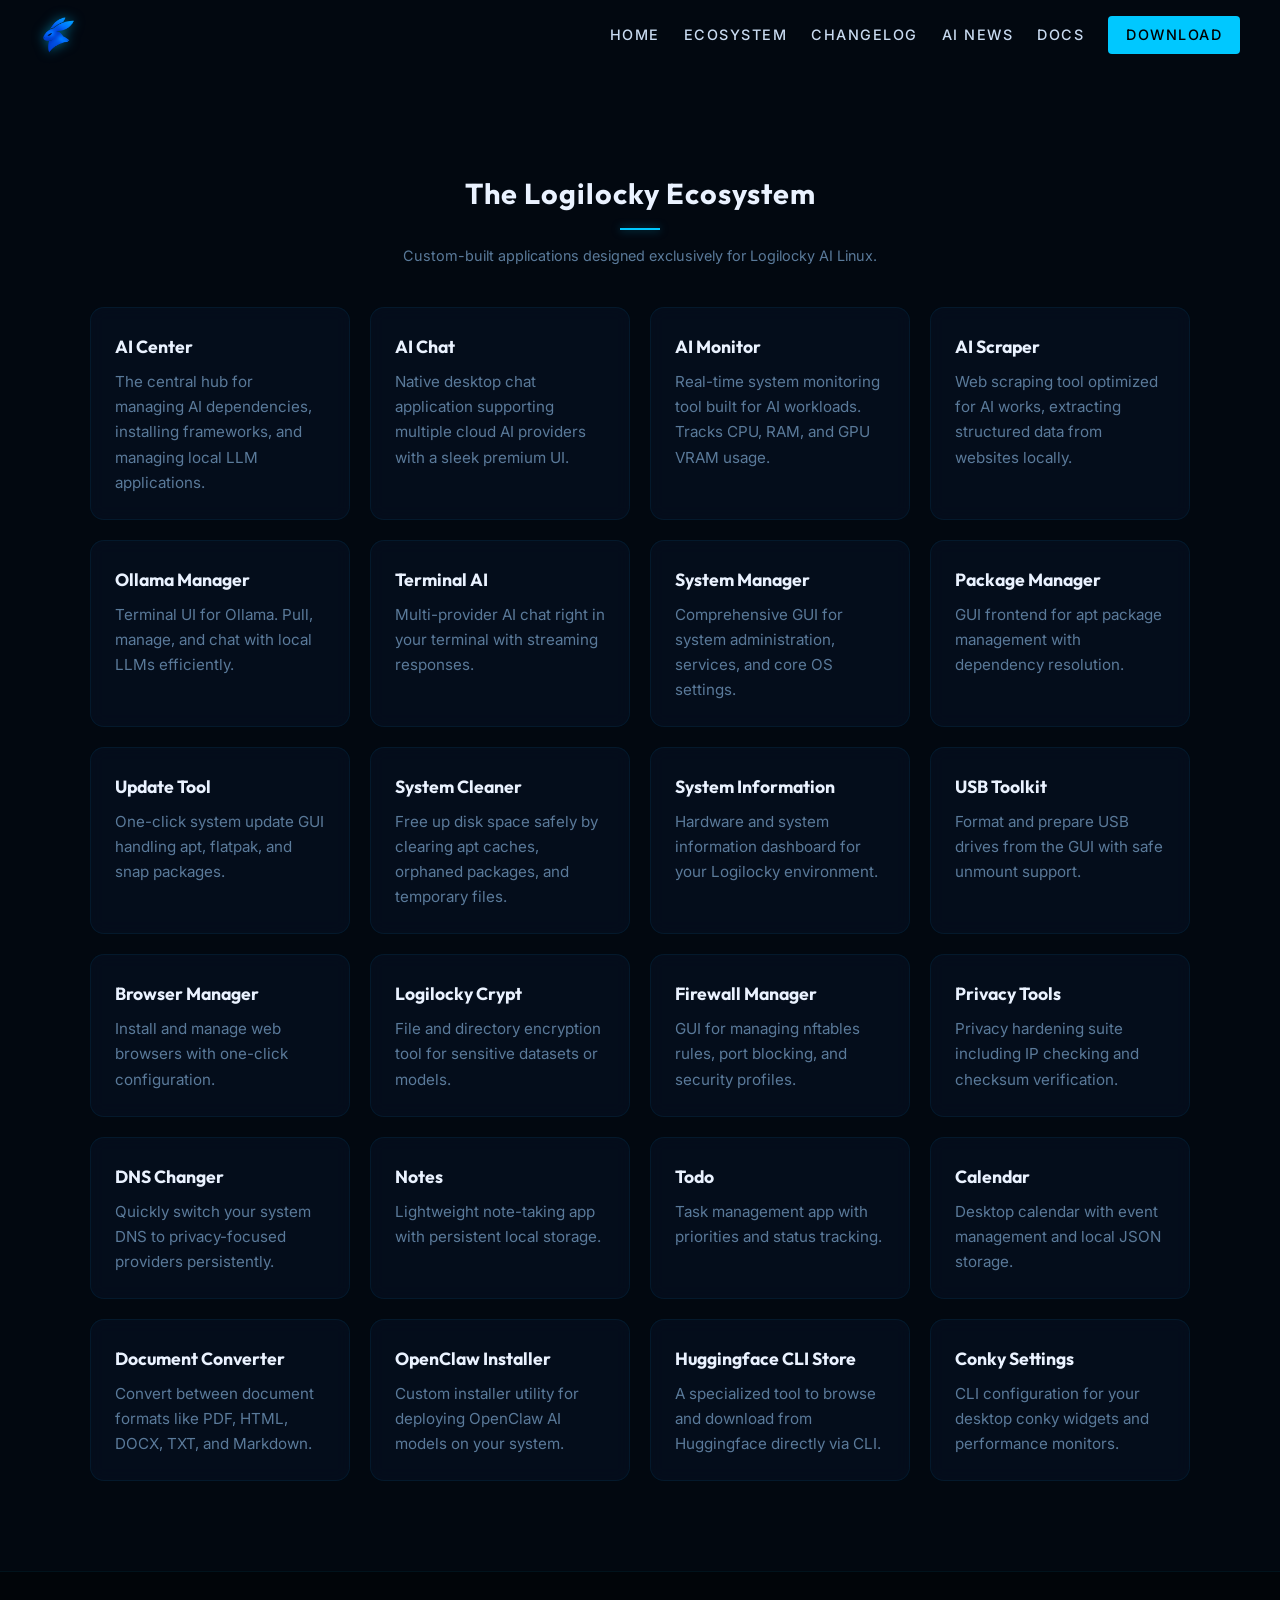
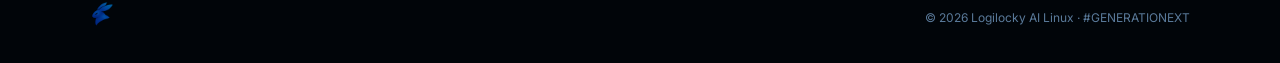
<file: ecosystem.html>
<!DOCTYPE html>
<html lang="en">

<head>
    <meta charset="UTF-8">
    <meta name="viewport" content="width=device-width, initial-scale=1.0">
    <title>Ecosystem — Logilocky AI Linux</title>
    <link rel="icon" type="image/png" href="Assets/logo.png">
    <link rel="stylesheet" href="style.css">
    <link rel="stylesheet" href="https://cdnjs.cloudflare.com/ajax/libs/font-awesome/6.4.0/css/all.min.css">
</head>

<body>
    <nav id="navbar" class="scrolled">
        <a href="index.html" class="logo"><img src="Assets/logo.png" alt="Logilocky AI"></a>
        <div class="nav-links" id="navLinks">
            <a href="index.html">Home</a>
            <a href="ecosystem.html">Ecosystem</a>
            <a href="changelog.html">Changelog</a>
            <a href="news.html">AI News</a>
            <a href="docs.html">Docs</a>
            <a href="download.html" class="btn-primary">Download</a>
        </div>
        <div class="hamburger" id="hamburger"><i class="fas fa-bars"></i></div>
    </nav>

    <section class="section" style="margin-top: 80px;">
        <div class="container">
            <h1 class="section-title">The Logilocky Ecosystem</h1>
            <p class="section-subtitle">Custom-built applications designed exclusively for Logilocky AI Linux.</p>

            <div class="ecosystem-grid">
                <div class="eco-card glass-panel">
                    <h3>AI Center</h3>
                    <p>The central hub for managing AI dependencies, installing frameworks, and managing local LLM
                        applications.</p>
                </div>
                <div class="eco-card glass-panel">
                    <h3>AI Chat</h3>
                    <p>Native desktop chat application supporting multiple cloud AI providers with a sleek premium UI.
                    </p>
                </div>
                <div class="eco-card glass-panel">
                    <h3>AI Monitor</h3>
                    <p>Real-time system monitoring tool built for AI workloads. Tracks CPU, RAM, and GPU VRAM usage.</p>
                </div>
                <div class="eco-card glass-panel">
                    <h3>AI Scraper</h3>
                    <p>Web scraping tool optimized for AI works, extracting structured data from websites locally.</p>
                </div>
                <div class="eco-card glass-panel">
                    <h3>Ollama Manager</h3>
                    <p>Terminal UI for Ollama. Pull, manage, and chat with local LLMs efficiently.</p>
                </div>
                <div class="eco-card glass-panel">
                    <h3>Terminal AI</h3>
                    <p>Multi-provider AI chat right in your terminal with streaming responses.</p>
                </div>
                <div class="eco-card glass-panel">
                    <h3>System Manager</h3>
                    <p>Comprehensive GUI for system administration, services, and core OS settings.</p>
                </div>
                <div class="eco-card glass-panel">
                    <h3>Package Manager</h3>
                    <p>GUI frontend for apt package management with dependency resolution.</p>
                </div>
                <div class="eco-card glass-panel">
                    <h3>Update Tool</h3>
                    <p>One-click system update GUI handling apt, flatpak, and snap packages.</p>
                </div>
                <div class="eco-card glass-panel">
                    <h3>System Cleaner</h3>
                    <p>Free up disk space safely by clearing apt caches, orphaned packages, and temporary files.</p>
                </div>
                <div class="eco-card glass-panel">
                    <h3>System Information</h3>
                    <p>Hardware and system information dashboard for your Logilocky environment.</p>
                </div>
                <div class="eco-card glass-panel">
                    <h3>USB Toolkit</h3>
                    <p>Format and prepare USB drives from the GUI with safe unmount support.</p>
                </div>
                <div class="eco-card glass-panel">
                    <h3>Browser Manager</h3>
                    <p>Install and manage web browsers with one-click configuration.</p>
                </div>
                <div class="eco-card glass-panel">
                    <h3>Logilocky Crypt</h3>
                    <p>File and directory encryption tool for sensitive datasets or models.</p>
                </div>
                <div class="eco-card glass-panel">
                    <h3>Firewall Manager</h3>
                    <p>GUI for managing nftables rules, port blocking, and security profiles.</p>
                </div>
                <div class="eco-card glass-panel">
                    <h3>Privacy Tools</h3>
                    <p>Privacy hardening suite including IP checking and checksum verification.</p>
                </div>
                <div class="eco-card glass-panel">
                    <h3>DNS Changer</h3>
                    <p>Quickly switch your system DNS to privacy-focused providers persistently.</p>
                </div>
                <div class="eco-card glass-panel">
                    <h3>Notes</h3>
                    <p>Lightweight note-taking app with persistent local storage.</p>
                </div>
                <div class="eco-card glass-panel">
                    <h3>Todo</h3>
                    <p>Task management app with priorities and status tracking.</p>
                </div>
                <div class="eco-card glass-panel">
                    <h3>Calendar</h3>
                    <p>Desktop calendar with event management and local JSON storage.</p>
                </div>
                <div class="eco-card glass-panel">
                    <h3>Document Converter</h3>
                    <p>Convert between document formats like PDF, HTML, DOCX, TXT, and Markdown.</p>
                </div>
                <div class="eco-card glass-panel">
                    <h3>OpenClaw Installer</h3>
                    <p>Custom installer utility for deploying OpenClaw AI models on your system.</p>
                </div>
                <div class="eco-card glass-panel">
                    <h3>Huggingface CLI Store</h3>
                    <p>A specialized tool to browse and download from Huggingface directly via CLI.</p>
                </div>
                <div class="eco-card glass-panel">
                    <h3>Conky Settings</h3>
                    <p>CLI configuration for your desktop conky widgets and performance monitors.</p>
                </div>
            </div>
        </div>
    </section>

    <footer>
        <div class="container footer-content">
            <div class="footer-logo"><img src="Assets/logo.png" alt="Logilocky AI"></div>
            <p>&copy; 2026 Logilocky AI Linux · #GENERATIONEXT</p>
        </div>
    </footer>
    <script src="script.js"></script>
</body>

</html>
</file>
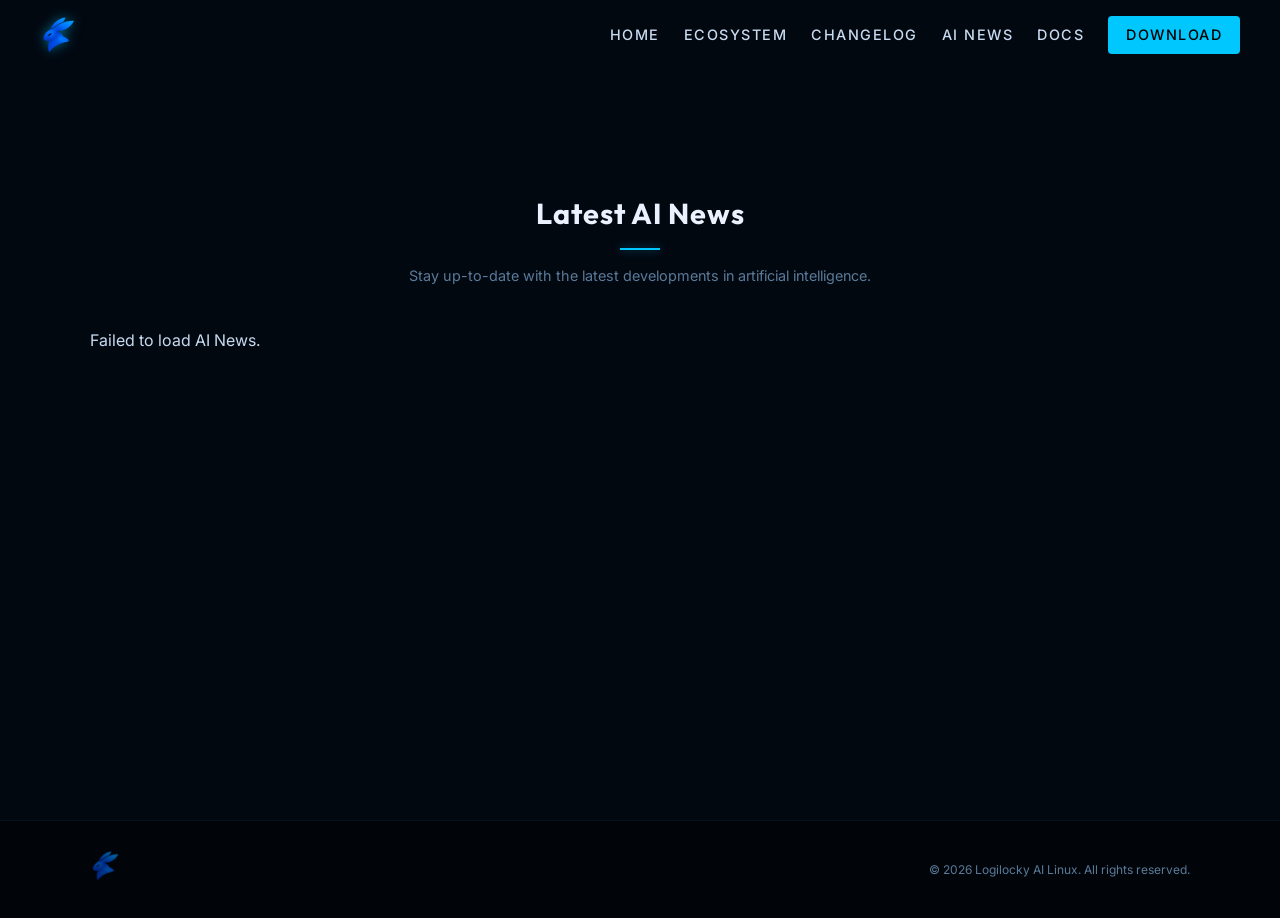
<file: news.html>
<!DOCTYPE html>
<html lang="en">

<head>
    <meta charset="UTF-8">
    <meta name="viewport" content="width=device-width, initial-scale=1.0">
    <title>AI News - Logilocky AI Linux</title>
    <link rel="stylesheet" href="style.css">
    <link rel="icon" type="image/png" href="Assets/logo.png">
    <link
        href="https://fonts.googleapis.com/css2?family=Inter:wght@300;400;600;800&family=Outfit:wght@400;700;900&display=swap"
        rel="stylesheet">
    <link rel="stylesheet" href="https://cdnjs.cloudflare.com/ajax/libs/font-awesome/6.4.0/css/all.min.css">
</head>

<body>
    <nav id="navbar" class="scrolled">
        <div class="logo">
            <img src="Assets/logo.png" alt="Logilocky AI Logo">
        </div>
        <div class="nav-links" id="navLinks">
            <a href="index.html">Home</a>
            <a href="ecosystem.html">Ecosystem</a>
            <a href="changelog.html">Changelog</a>
            <a href="news.html">AI News</a>
            <a href="docs.html">Docs</a>
            <a href="download.html" class="btn-primary">Download</a>
        </div>
        <div class="hamburger" id="hamburger">
            <i class="fas fa-bars"></i>
        </div>
    </nav>

    <section class="section" style="margin-top: 100px; min-height: 80vh;">
        <div class="container">
            <h1 class="section-title">Latest AI News</h1>
            <p class="section-subtitle">Stay up-to-date with the latest developments in artificial intelligence.</p>
            <div id="news-container" class="ecosystem-grid">
                <div style="text-align:center; grid-column: 1/-1;">
                    <i class="fas fa-spinner fa-spin" style="font-size: 3rem; color: var(--primary);"></i>
                    <p style="margin-top: 20px;">Fetching AI News...</p>
                </div>
            </div>
        </div>
    </section>

    <footer>
        <div class="container footer-content">
            <div class="footer-logo">
                <img src="Assets/logo.png" alt="Logilocky AI Logo" style="height: 30px;">
            </div>
            <p>&copy; 2026 Logilocky AI Linux. All rights reserved.</p>
        </div>
    </footer>

    <script src="script.js"></script>
</body>

</html>
</file>
<file: style.css>
@import url('https://fonts.googleapis.com/css2?family=Inter:wght@300;400;500;600;700;800&family=Outfit:wght@400;500;600;700;800;900&family=JetBrains+Mono:wght@400;500;600&display=swap');

:root {
    --bg: #020810;
    --bg-alt: #060e1a;
    --surface: rgba(8, 18, 35, 0.6);
    --surface-hover: rgba(12, 28, 55, 0.7);
    --border: rgba(0, 180, 255, 0.08);
    --border-hi: rgba(0, 180, 255, 0.2);
    --primary: #00c8ff;
    --primary-dim: rgba(0, 200, 255, 0.15);
    --primary-glow: rgba(0, 200, 255, 0.5);
    --secondary: #0050dd;
    --accent: #ff2d6a;
    --text: #c8daf0;
    --text-bright: #eaf2ff;
    --text-dim: #5a7a9a;
    --font: 'Inter', -apple-system, sans-serif;
    --font-head: 'Outfit', sans-serif;
    --font-mono: 'JetBrains Mono', monospace;
    --radius: 8px;
    --radius-lg: 14px;
}

*,
*::before,
*::after {
    margin: 0;
    padding: 0;
    box-sizing: border-box;
}

html {
    scroll-behavior: smooth;
}

body {
    font-family: var(--font);
    background: var(--bg);
    color: var(--text);
    line-height: 1.65;
    overflow-x: hidden;
    -webkit-font-smoothing: antialiased;
}

/* ═══ SCROLLBAR ═══ */
::-webkit-scrollbar {
    width: 8px;
}

::-webkit-scrollbar-track {
    background: var(--bg);
}

::-webkit-scrollbar-thumb {
    background: var(--primary);
    border-radius: 4px;
}

::-webkit-scrollbar-thumb:hover {
    background: #00e0ff;
}

/* ═══ TYPOGRAPHY ═══ */
h1,
h2,
h3,
h4 {
    font-family: var(--font-head);
    font-weight: 700;
    color: var(--text-bright);
}

/* ═══ NAVBAR ═══ */
nav {
    position: fixed;
    top: 0;
    width: 100%;
    padding: 16px 40px;
    display: flex;
    justify-content: space-between;
    align-items: center;
    z-index: 1000;
    transition: all 0.35s ease;
    background: transparent;
}

nav.scrolled {
    background: rgba(2, 8, 16, 0.85);
    backdrop-filter: blur(20px) saturate(1.4);
    border-bottom: 1px solid var(--border);
    padding: 12px 40px;
}

.logo {
    display: flex;
    align-items: center;
    gap: 10px;
    text-decoration: none;
}

.logo img {
    height: 36px;
    width: auto;
    filter: drop-shadow(0 0 6px var(--primary-glow));
}

.nav-links {
    display: flex;
    gap: 24px;
    align-items: center;
}

.nav-links a {
    color: var(--text);
    text-decoration: none;
    font-weight: 500;
    font-size: 0.9rem;
    letter-spacing: 1.5px;
    text-transform: uppercase;
    transition: all 0.3s ease;
    position: relative;
}

.nav-links a:hover {
    color: var(--primary);
}

.nav-links a::after {
    content: '';
    position: absolute;
    bottom: -4px;
    left: 0;
    width: 0;
    height: 1px;
    background: var(--primary);
    transition: width 0.3s ease;
}

.nav-links a:hover::after {
    width: 100%;
}

.btn-primary {
    background: var(--primary) !important;
    color: #000 !important;
    padding: 7px 18px;
    border-radius: 4px;
    font-weight: 700;
    font-size: 0.82rem;
    letter-spacing: 1.5px;
    text-transform: uppercase;
    text-decoration: none;
    transition: all 0.3s ease;
}

.btn-primary:hover {
    box-shadow: 0 0 18px var(--primary-glow);
    background: #fff !important;
}

.btn-primary::after {
    display: none;
}

.hamburger {
    display: none;
    font-size: 1.4rem;
    color: var(--primary);
    cursor: pointer;
}

/* ═══ BUTTONS ═══ */
.btn-glow {
    display: inline-block;
    padding: 12px 30px;
    border-radius: 4px;
    text-decoration: none;
    font-family: var(--font-head);
    font-weight: 700;
    font-size: 0.82rem;
    text-transform: uppercase;
    letter-spacing: 2px;
    color: #fff;
    background: linear-gradient(135deg, var(--secondary), var(--primary));
    box-shadow: 0 0 20px var(--primary-dim);
    transition: all 0.3s ease;
}

.btn-glow:hover {
    box-shadow: 0 4px 30px var(--primary-glow);
    transform: translateY(-2px);
}

.btn-outline {
    display: inline-block;
    padding: 12px 30px;
    border-radius: 4px;
    text-decoration: none;
    font-family: var(--font-head);
    font-weight: 700;
    font-size: 0.82rem;
    text-transform: uppercase;
    letter-spacing: 2px;
    color: var(--primary);
    border: 1px solid rgba(0, 200, 255, 0.3);
    background: transparent;
    transition: all 0.3s ease;
}

.btn-outline:hover {
    background: var(--primary-dim);
    border-color: var(--primary);
}

/* ═══ HERO ═══ */
.hero {
    position: relative;
    height: 100vh;
    display: flex;
    align-items: center;
    justify-content: center;
    text-align: center;
    overflow: hidden;
}

#bg-video {
    position: absolute;
    top: 50%;
    left: 50%;
    min-width: 100%;
    min-height: 100%;
    width: auto;
    height: auto;
    transform: translate(-50%, -50%);
    z-index: -2;
    object-fit: cover;
    filter: brightness(0.85) saturate(0.7);
}

.hero-overlay {
    position: absolute;
    inset: 0;
    z-index: -1;
    background: linear-gradient(180deg, rgba(2, 8, 16, 0.3) 0%, rgba(2, 8, 16, 0.7) 70%, var(--bg) 100%);
}

.hero-content {
    max-width: 900px;
    padding: 0 20px;
}

.hero h1 {
    font-size: 2.6rem;
    color: #fff;
    margin-bottom: 16px;
    text-transform: uppercase;
    letter-spacing: 4px;
    white-space: nowrap;
}

.hero p {
    font-size: 1rem;
    color: var(--text-dim);
    margin-bottom: 36px;
    letter-spacing: 2px;
    text-transform: uppercase;
    font-weight: 300;
}

.hero-actions {
    display: flex;
    gap: 16px;
    justify-content: center;
}

/* ═══ GLITCH ═══ */
.glitch {
    position: relative;
}

.glitch::before,
.glitch::after {
    content: attr(data-text);
    position: absolute;
    top: 0;
    left: 0;
    width: 100%;
    height: 100%;
    opacity: 0.7;
}

.glitch::before {
    left: 2px;
    text-shadow: -2px 0 var(--accent);
    animation: g1 4s infinite linear alternate-reverse;
}

.glitch::after {
    left: -2px;
    text-shadow: 2px 0 var(--primary);
    animation: g2 4s infinite linear alternate-reverse;
}

@keyframes g1 {
    0% {
        clip-path: inset(80% 0 0 0)
    }

    5% {
        clip-path: inset(10% 0 85% 0)
    }

    10% {
        clip-path: inset(50% 0 30% 0)
    }

    15% {
        clip-path: inset(20% 0 60% 0)
    }

    20% {
        clip-path: inset(90% 0 0 0)
    }

    25% {
        clip-path: inset(0 0 95% 0)
    }

    30% {
        clip-path: inset(40% 0 50% 0)
    }

    35% {
        clip-path: inset(70% 0 15% 0)
    }

    40% {
        clip-path: inset(5% 0 90% 0)
    }

    45% {
        clip-path: inset(60% 0 25% 0)
    }

    50% {
        clip-path: inset(30% 0 55% 0)
    }

    55% {
        clip-path: inset(85% 0 5% 0)
    }

    60% {
        clip-path: inset(15% 0 75% 0)
    }

    65% {
        clip-path: inset(45% 0 40% 0)
    }

    70% {
        clip-path: inset(75% 0 10% 0)
    }

    75% {
        clip-path: inset(0 0 80% 0)
    }

    80% {
        clip-path: inset(55% 0 35% 0)
    }

    85% {
        clip-path: inset(25% 0 65% 0)
    }

    90% {
        clip-path: inset(95% 0 0 0)
    }

    95% {
        clip-path: inset(35% 0 45% 0)
    }

    100% {
        clip-path: inset(65% 0 20% 0)
    }
}

@keyframes g2 {
    0% {
        clip-path: inset(15% 0 70% 0)
    }

    5% {
        clip-path: inset(55% 0 30% 0)
    }

    10% {
        clip-path: inset(85% 0 5% 0)
    }

    15% {
        clip-path: inset(5% 0 90% 0)
    }

    20% {
        clip-path: inset(45% 0 40% 0)
    }

    25% {
        clip-path: inset(75% 0 10% 0)
    }

    30% {
        clip-path: inset(25% 0 60% 0)
    }

    35% {
        clip-path: inset(65% 0 20% 0)
    }

    40% {
        clip-path: inset(35% 0 50% 0)
    }

    45% {
        clip-path: inset(95% 0 0 0)
    }

    50% {
        clip-path: inset(10% 0 80% 0)
    }

    55% {
        clip-path: inset(50% 0 35% 0)
    }

    60% {
        clip-path: inset(80% 0 5% 0)
    }

    65% {
        clip-path: inset(20% 0 65% 0)
    }

    70% {
        clip-path: inset(60% 0 25% 0)
    }

    75% {
        clip-path: inset(40% 0 45% 0)
    }

    80% {
        clip-path: inset(0 0 85% 0)
    }

    85% {
        clip-path: inset(70% 0 15% 0)
    }

    90% {
        clip-path: inset(30% 0 55% 0)
    }

    95% {
        clip-path: inset(90% 0 0 0)
    }

    100% {
        clip-path: inset(50% 0 30% 0)
    }
}

/* ═══ SECTIONS ═══ */
.section {
    padding: 90px 20px;
}

.dark-section {
    background: var(--bg-alt);
    border-top: 1px solid var(--border);
    border-bottom: 1px solid var(--border);
}

.container {
    max-width: 1100px;
    margin: 0 auto;
}

.section-title {
    font-size: 1.8rem;
    margin-bottom: 14px;
    color: var(--text-bright);
    text-align: center;
    position: relative;
    letter-spacing: 1px;
}

.section-title::after {
    content: '';
    display: block;
    width: 40px;
    height: 2px;
    background: var(--primary);
    margin: 10px auto 0;
    box-shadow: 0 0 8px var(--primary-glow);
}

.section-subtitle {
    text-align: center;
    color: var(--text-dim);
    margin-bottom: 40px;
    font-size: 0.9rem;
}

.center-text {
    text-align: center;
}

/* ═══ GLASS PANEL ═══ */
.glass-panel {
    background: var(--surface);
    backdrop-filter: blur(8px);
    border: 1px solid var(--border);
    border-radius: var(--radius-lg);
    padding: 24px;
    transition: all 0.3s ease;
}

.glass-panel:hover {
    border-color: var(--border-hi);
    background: var(--surface-hover);
    box-shadow: 0 8px 30px rgba(0, 200, 255, 0.05);
}

/* ═══ ABOUT ═══ */
.about-grid {
    display: grid;
    grid-template-columns: 1fr 1fr;
    gap: 40px;
    align-items: center;
    margin-bottom: 50px;
}

.about-text p {
    margin-bottom: 14px;
    font-size: 1rem;
    color: var(--text);
}

.about-image {
    position: relative;
    padding: 8px;
}

.about-image img {
    width: 100%;
    border-radius: var(--radius);
    display: block;
    position: relative;
    z-index: 2;
}

.img-glow {
    position: absolute;
    top: 50%;
    left: 50%;
    transform: translate(-50%, -50%);
    width: 80%;
    height: 80%;
    background: radial-gradient(circle, var(--primary-glow) 0%, transparent 70%);
    z-index: 1;
    filter: blur(50px);
    opacity: 0.4;
}

.screenshots-placeholder {
    margin-top: 50px;
}

.screenshots-placeholder h3 {
    text-align: center;
    margin-bottom: 24px;
    color: var(--primary);
    font-size: 1rem;
    letter-spacing: 1px;
}

.placeholder-grid {
    display: grid;
    grid-template-columns: repeat(3, 1fr);
    gap: 16px;
}

.placeholder-box {
    background: rgba(255, 255, 255, 0.02);
    border: 1px dashed var(--border);
    border-radius: var(--radius);
    height: 180px;
    display: flex;
    align-items: center;
    justify-content: center;
    overflow: hidden;
    transition: all 0.3s ease;
}

.placeholder-box:hover {
    border-color: var(--primary);
}

.placeholder-box img {
    width: 100%;
    height: 100%;
    object-fit: cover;
}

/* ═══ ECOSYSTEM ═══ */
.ecosystem-grid {
    display: grid;
    grid-template-columns: repeat(auto-fit, minmax(230px, 1fr));
    gap: 20px;
}

.eco-card {
    display: flex;
    flex-direction: column;
    align-items: flex-start;
}

.eco-icon {
    font-size: 1.8rem;
    color: var(--primary);
    margin-bottom: 14px;
}

.eco-card h3 {
    margin-bottom: 8px;
    color: var(--text-bright);
    font-size: 1.1rem;
}

.eco-card p {
    color: var(--text-dim);
    font-size: 0.95rem;
}

/* ═══ TIMELINE ═══ */
.timeline {
    position: relative;
    max-width: 700px;
    margin: 0 auto;
}

.timeline::before {
    content: '';
    position: absolute;
    left: 16px;
    top: 0;
    height: 100%;
    width: 1px;
    background: var(--border);
}

.timeline-item {
    position: relative;
    padding-left: 50px;
    margin-bottom: 30px;
}

.timeline-dot {
    position: absolute;
    left: 11px;
    top: 24px;
    width: 12px;
    height: 12px;
    border-radius: 50%;
    background: var(--primary);
    box-shadow: 0 0 8px var(--primary-glow);
}

.timeline-content {
    padding: 20px;
}

.timeline-content h3 {
    color: var(--primary);
    margin-bottom: 8px;
    font-size: 1.1rem;
}

.timeline-content p {
    margin-bottom: 10px;
    font-size: 0.95rem;
}

.timeline-content ul {
    list-style-position: inside;
    color: var(--text-dim);
    font-size: 0.95rem;
}

.timeline-content ul li {
    margin-bottom: 3px;
}

/* ═══ CTA ═══ */
.cta-section {
    padding: 100px 20px;
    background: radial-gradient(ellipse at center, rgba(0, 80, 221, 0.12) 0%, var(--bg) 70%);
}

.cta-section h2 {
    font-size: 2rem;
    margin-bottom: 14px;
}

.cta-section p {
    font-size: 0.95rem;
    margin-bottom: 30px;
    color: var(--text-dim);
}

/* ═══ FOOTER ═══ */
footer {
    padding: 30px 20px;
    border-top: 1px solid var(--border);
    background: #010509;
}

.footer-content {
    display: flex;
    justify-content: space-between;
    align-items: center;
}

.footer-logo img {
    height: 24px;
    opacity: 0.6;
}

footer p {
    color: var(--text-dim);
    font-size: 0.75rem;
}

/* ═══ LIGHTBOX ═══ */
.clickable-img {
    cursor: pointer;
    transition: transform 0.3s ease;
}

.clickable-img:hover {
    transform: scale(1.02);
}

#lightbox {
    display: none;
    position: fixed;
    z-index: 9999;
    inset: 0;
    background: rgba(2, 8, 16, 0.96);
    backdrop-filter: blur(8px);
    justify-content: center;
    align-items: center;
}

#lightbox.active {
    display: flex;
}

#lightbox img {
    max-width: 90%;
    max-height: 85%;
    border-radius: var(--radius);
    box-shadow: 0 0 40px var(--primary-dim);
    border: 1px solid var(--border);
}

.lightbox-close {
    position: absolute;
    top: 24px;
    right: 32px;
    font-size: 2rem;
    color: #fff;
    cursor: pointer;
    transition: color 0.3s ease;
}

.lightbox-close:hover {
    color: var(--accent);
}

/* ═══ DOCS LAYOUT ═══ */
.docs-layout {
    display: flex;
    gap: 30px;
    margin-top: 80px;
    min-height: calc(100vh - 160px);
}

.docs-sidebar {
    width: 200px;
    flex-shrink: 0;
    position: sticky;
    top: 80px;
    height: calc(100vh - 100px);
    overflow-y: auto;
    padding-right: 16px;
    border-right: 1px solid var(--border);
}

.docs-sidebar::-webkit-scrollbar {
    width: 4px;
}

.docs-sidebar::-webkit-scrollbar-thumb {
    background: var(--border-hi);
    border-radius: 2px;
}

.docs-sidebar h3 {
    color: var(--primary);
    margin-bottom: 8px;
    font-size: 0.75rem;
    text-transform: uppercase;
    letter-spacing: 2px;
    font-weight: 700;
}

.docs-sidebar ul {
    list-style: none;
    margin-bottom: 20px;
}

.docs-sidebar ul li {
    margin-bottom: 4px;
}

.docs-sidebar ul li a {
    color: var(--text-dim);
    text-decoration: none;
    font-size: 0.85rem;
    transition: color 0.2s ease;
    display: block;
    padding: 3px 0;
}

.docs-sidebar ul li a:hover,
.docs-sidebar ul li a.active {
    color: var(--text-bright);
}

.docs-main {
    flex-grow: 1;
    padding-bottom: 40px;
}

.docs-main section {
    margin-bottom: 40px;
}

.docs-main h2 {
    font-size: 1.5rem;
    color: var(--text-bright);
    margin-bottom: 12px;
    padding-bottom: 8px;
    border-bottom: 1px solid var(--border);
}

.docs-main h3 {
    font-size: 1.2rem;
    color: var(--primary);
    margin: 18px 0 8px 0;
}

.docs-main h4 {
    font-size: 1rem;
    color: var(--text-bright);
    margin: 14px 0 6px 0;
}

.docs-main p {
    margin-bottom: 10px;
    color: var(--text);
    line-height: 1.7;
    font-size: 0.95rem;
}

.docs-main ul,
.docs-main ol {
    margin-left: 16px;
    color: var(--text);
    font-size: 0.95rem;
    line-height: 1.7;
    margin-bottom: 12px;
}

.docs-main li {
    margin-bottom: 4px;
}

.docs-main code {
    background: rgba(0, 200, 255, 0.06);
    padding: 1px 5px;
    border-radius: 3px;
    font-family: var(--font-mono);
    color: var(--primary);
    font-size: 0.8rem;
}

.docs-main pre {
    background: rgba(0, 0, 0, 0.5);
    padding: 12px;
    border-radius: var(--radius);
    border: 1px solid var(--border);
    overflow-x: auto;
    margin-bottom: 14px;
}

.docs-main pre code {
    background: transparent;
    color: var(--text);
    padding: 0;
    font-size: 0.78rem;
}

.docs-main .glass-panel {
    padding: 16px;
    margin-bottom: 14px;
}

.docs-main .glass-panel h3,
.docs-main .glass-panel h4 {
    margin-top: 0;
}

.docs-main strong {
    color: var(--text-bright);
}

/* ═══ RESPONSIVE ═══ */
@media (max-width: 900px) {
    .about-grid {
        grid-template-columns: 1fr;
    }

    .hero h1 {
        font-size: 1.8rem;
        white-space: normal;
    }

    .docs-layout {
        flex-direction: column;
    }

    .docs-sidebar {
        width: 100%;
        height: auto;
        position: static;
        border-right: none;
        border-bottom: 1px solid var(--border);
        padding-bottom: 16px;
        margin-bottom: 20px;
    }
}

@media (max-width: 768px) {
    .nav-links {
        display: none;
        position: absolute;
        top: 100%;
        left: 0;
        width: 100%;
        background: rgba(2, 8, 16, 0.96);
        backdrop-filter: blur(20px);
        flex-direction: column;
        padding: 16px 0;
        text-align: center;
        border-bottom: 1px solid var(--border);
    }

    .nav-links.active {
        display: flex;
    }

    .hamburger {
        display: block;
    }

    .placeholder-grid {
        grid-template-columns: 1fr;
    }

    .footer-content {
        flex-direction: column;
        gap: 12px;
        text-align: center;
    }
}
</file>
